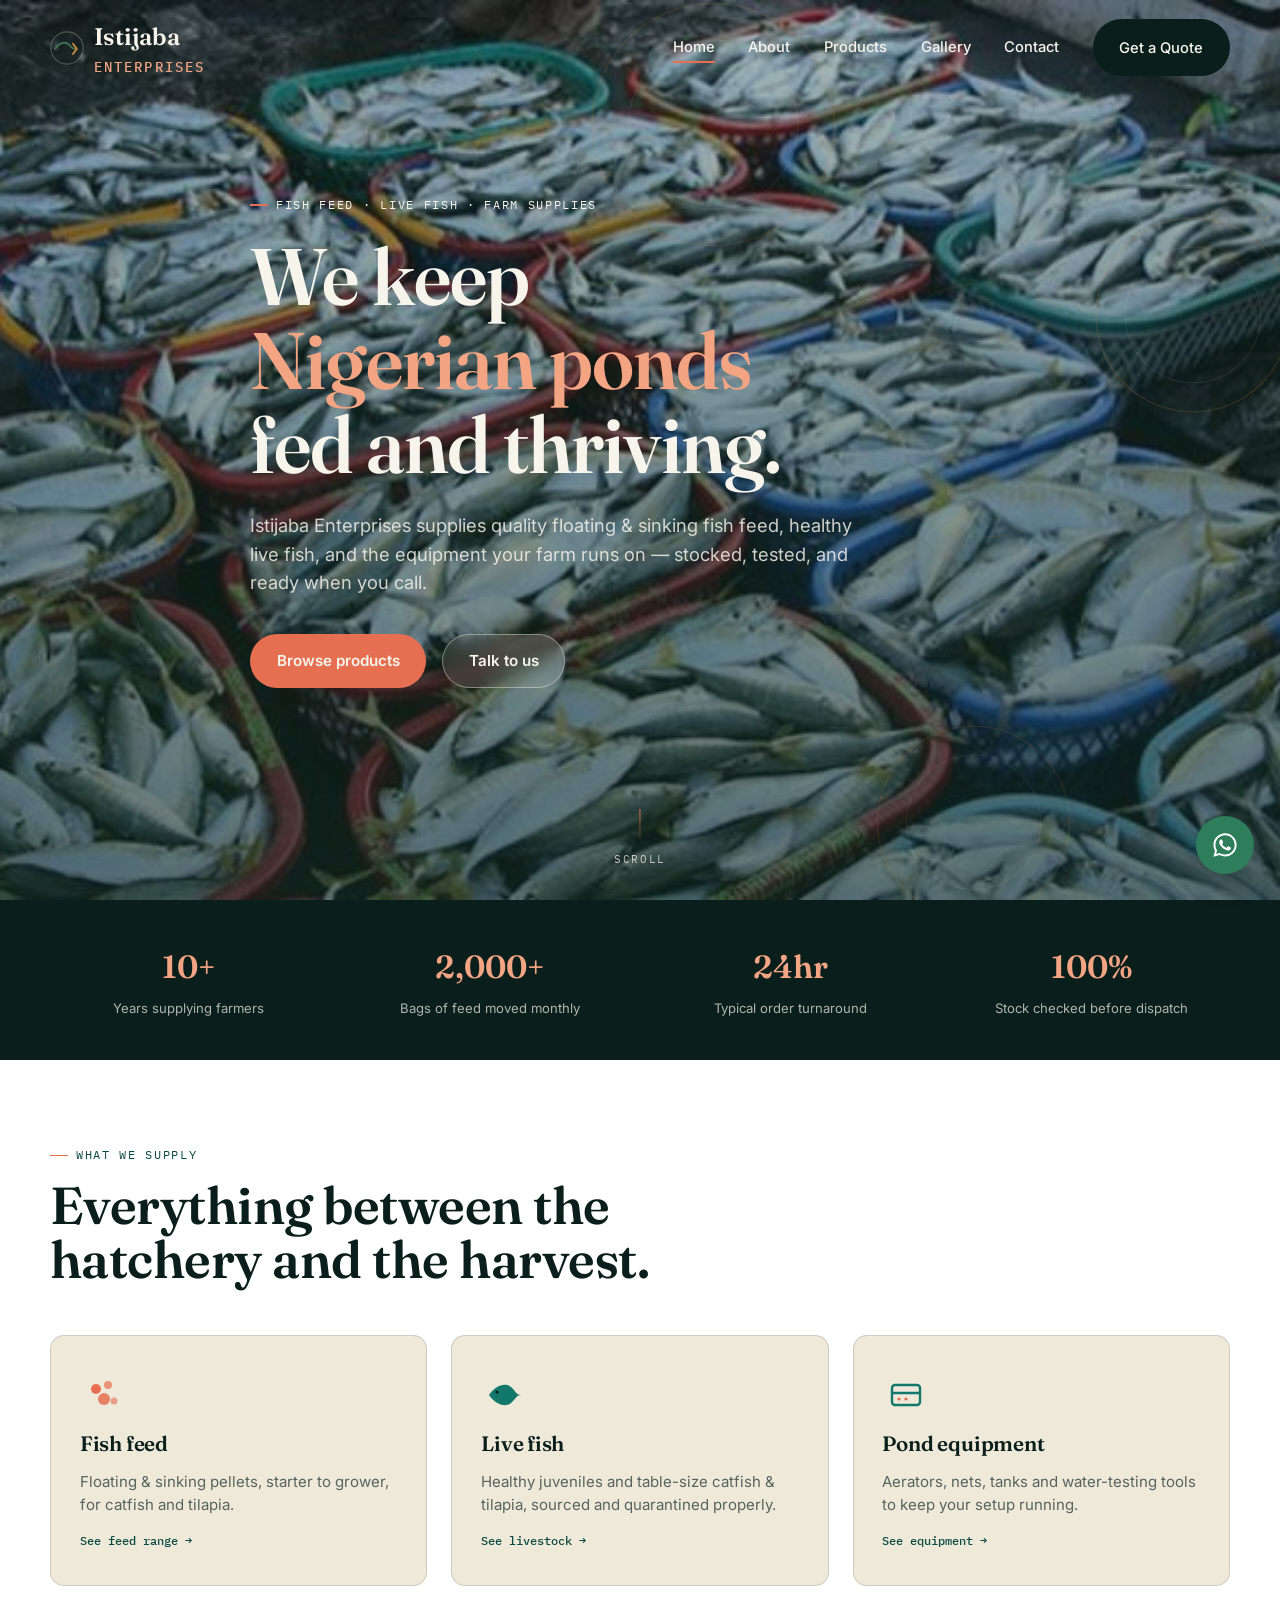
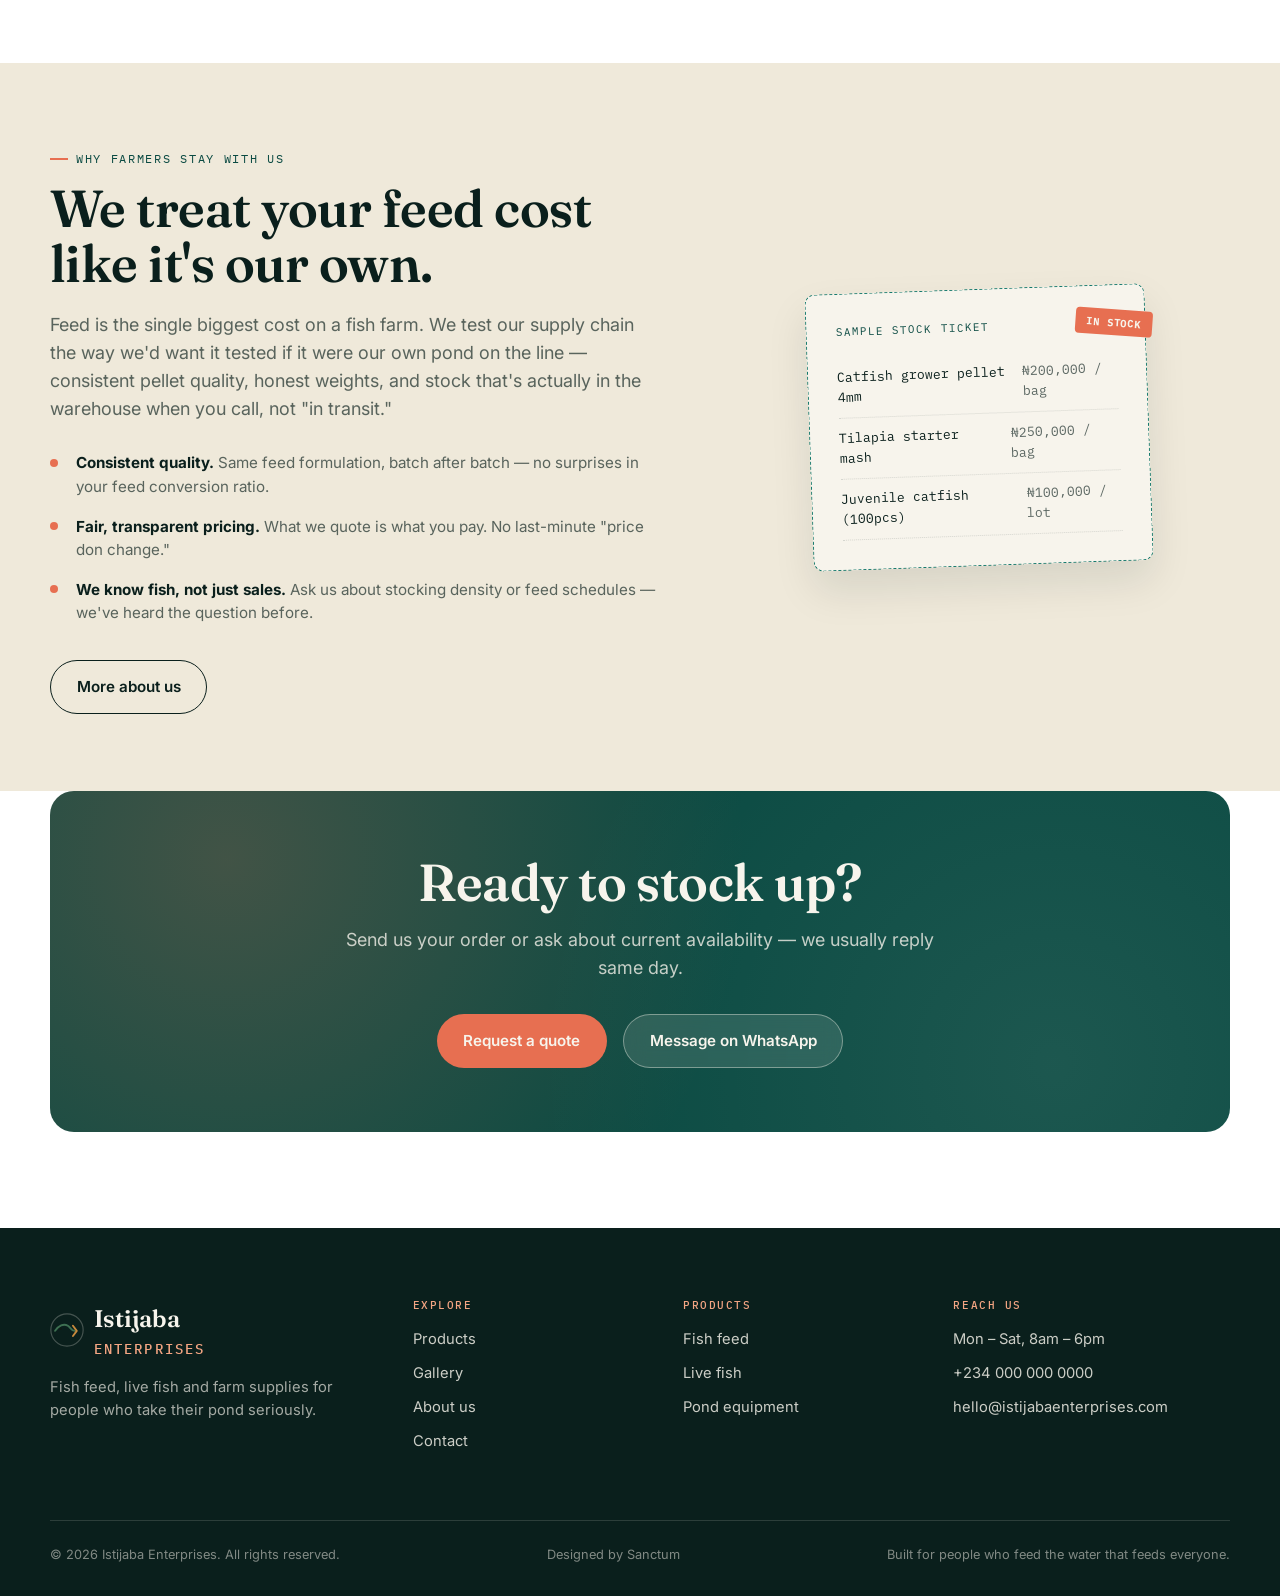
<file: index.html>
<!DOCTYPE html>
<html lang="en">
<head>
<meta charset="UTF-8">
<meta name="viewport" content="width=device-width, initial-scale=1.0">
<title>Istijaba Enterprises — Fish Feed, Live Fish &amp; Farm Supplies</title>
<meta name="description" content="Istijaba Enterprises supplies quality fish feed, live fish and pond equipment to farmers and retailers. Reliable stock, fair prices, fast turnaround.">
<link rel="preconnect" href="https://fonts.googleapis.com">
<link href="https://fonts.googleapis.com/css2?family=Fraunces:opsz,wght@9..144,500;9..144,600;9..144,700&family=Inter:wght@400;500;600;700&family=IBM+Plex+Mono:wght@400;500&display=swap" rel="stylesheet">
<link rel="stylesheet" href="css/base.css">
<link rel="stylesheet" href="css/layout.css">
<link rel="stylesheet" href="css/home.css">
</head>
<body data-page="index.html">

<div id="header-placeholder"></div>

<main id="tohh">

  <!-- ============ HERO ============ -->
  <section class="hero">
    <!-- NEW: photo layer — drop your real image path in home.css under .hero-bg background-image -->
    <div class="hero-bg"></div>
    <div class="hero-overlay"></div>
    <canvas id="rippleCanvas" class="hero-canvas" aria-hidden="true"></canvas>
    <div class="wrap hero-inner">
      <p class="eyebrow eyebrow-light reveal is-visible" style="cursor: default;">Fish feed &middot; Live fish &middot; Farm supplies</p>
      <h1 class="hero-title reveal is-visible" style="cursor: default;">
        We keep <span class="ink-highlight">Nigerian ponds</span> fed and thriving.
      </h1>
      <p class="hero-sub reveal is-visible" style="cursor: default;">
        Istijaba Enterprises supplies quality floating &amp; sinking fish feed, healthy live fish, and the equipment
        your farm runs on &mdash; stocked, tested, and ready when you call.
      </p>
      <div class="hero-actions reveal is-visible">
        <a href="products.html" class="btn btn-amber" style="width: max-content;">Browse products</a>
        <a href="contact.html" class="btn btn-glass">Talk to us</a>
      </div>
    </div>
    <div class="hero-scroll-cue" aria-hidden="true">
      <span></span>
      <p style="cursor: default;">Scroll</p>
    </div>
  </section>


  <!-- ============ STRIP: trust markers ============ -->
  <section class="trust-strip" style="cursor: default;">
    <div class="wrap trust-grid reveal-stagger">
      <div class="trust-item">
        <span class="trust-num">10+</span>
        <span class="trust-label">Years supplying farmers</span>
      </div>
      <div class="trust-item">
        <span class="trust-num">2,000+</span>
        <span class="trust-label">Bags of feed moved monthly</span>
      </div>
      <div class="trust-item">
        <span class="trust-num">24hr</span>
        <span class="trust-label">Typical order turnaround</span>
      </div>
      <div class="trust-item">
        <span class="trust-num">100%</span>
        <span class="trust-label">Stock checked before dispatch</span>
      </div>
    </div>
  </section>

  <!-- ============ WHAT WE SUPPLY ============ -->
  <section class="supply-section">
    <div class="wrap">
      <div class="section-head reveal" style="cursor: default;">
        <p class="eyebrow">What we supply</p>
        <h2>Everything between the hatchery and the harvest.</h2>
      </div>

      <div class="supply-grid reveal-stagger">
        <a href="products.html#feed" class="supply-card">
          <div class="supply-card-glow"></div>
          <div class="supply-icon">
            <svg viewBox="0 0 48 48" fill="none"><circle cx="16" cy="18" r="5" fill="#E76F51"/><circle cx="28" cy="14" r="4" fill="#E76F51" opacity="0.7"/><circle cx="24" cy="28" r="6" fill="#E76F51" opacity="0.85"/><circle cx="34" cy="30" r="3.5" fill="#E76F51" opacity="0.6"/></svg>
          </div>
          <h3>Fish feed</h3>
          <p>Floating &amp; sinking pellets, starter to grower, for catfish and tilapia.</p>
          <span class="supply-link">See feed range &rarr;</span>
        </a>
        <a href="products.html#livestock" class="supply-card">
          <div class="supply-card-glow"></div>
          <div class="supply-icon">
            <svg viewBox="0 0 48 48" fill="none"><path d="M8 24c6-9 16-13 22-8 4 3 5 8 10 8-5 0-6 5-10 8-6 5-16 1-22-8z" fill="#12786B"/><circle cx="16" cy="21" r="1.6" fill="#0A1F1C"/></svg>
          </div>
          <h3>Live fish</h3>
          <p>Healthy juveniles and table-size catfish &amp; tilapia, sourced and quarantined properly.</p>
          <span class="supply-link">See livestock &rarr;</span>
        </a>
        <a href="products.html#equipment" class="supply-card">
          <div class="supply-card-glow"></div>
          <div class="supply-icon">
            <svg viewBox="0 0 48 48" fill="none"><rect x="10" y="14" width="28" height="20" rx="3" stroke="#12786B" stroke-width="2.4"/><path d="M10 22h28" stroke="#12786B" stroke-width="2.4"/><circle cx="17" cy="28" r="1.6" fill="#E76F51"/><circle cx="24" cy="28" r="1.6" fill="#E76F51"/></svg>
          </div>
          <h3>Pond equipment</h3>
          <p>Aerators, nets, tanks and water-testing tools to keep your setup running.</p>
          <span class="supply-link">See equipment &rarr;</span>
        </a>
      </div>
    </div>
  </section>

  <!-- ============ WHY ISTIJABA ============ -->
  <section class="why-section">
    <div class="wrap why-grid">
      <div class="why-copy reveal" style="cursor: default;">
        <p class="eyebrow">Why farmers stay with us</p>
        <h2>We treat your feed cost like it's our own.</h2>
        <p class="why-lead">
          Feed is the single biggest cost on a fish farm. We test our supply chain the way we'd want it tested if it
          were our own pond on the line &mdash; consistent pellet quality, honest weights, and stock that's actually
          in the warehouse when you call, not "in transit."
        </p>
        <ul class="why-list">
          <li><strong>Consistent quality.</strong> Same feed formulation, batch after batch &mdash; no surprises in your feed conversion ratio.</li>
          <li><strong>Fair, transparent pricing.</strong> What we quote is what you pay. No last-minute "price don change."</li>
          <li><strong>We know fish, not just sales.</strong> Ask us about stocking density or feed schedules &mdash; we've heard the question before.</li>
        </ul>
        <a href="about.html" class="btn btn-outline">More about us</a>
      </div>
      <div class="why-visual reveal" aria-hidden="true">
        <div class="tag-card" style="cursor: default;">
          <span class="tag-label">Sample stock ticket</span>
          <div class="tag-row"><span>Catfish grower pellet 4mm</span><span>₦200,000 / bag</span></div>
          <div class="tag-row"><span>Tilapia starter mash</span><span>₦250,000 / bag</span></div>
          <div class="tag-row"><span>Juvenile catfish (100pcs)</span><span>₦100,000 / lot</span></div>
          <span class="tag-stamp">IN STOCK</span>
        </div>
      </div>
    </div>
  </section>

  <!-- ============ CTA BAND ============ -->
  <section class="cta-band">
    <div class="cta-band-bg" aria-hidden="true"></div>
    <div class="wrap cta-inner reveal" style="cursor: default;">
      <h2>Ready to stock up?</h2>
      <p>Send us your order or ask about current availability &mdash; we usually reply same day.</p>
      <div class="cta-actions">
        <a href="contact.html" class="btn btn-amber">Request a quote</a>
        <a href="https://wa.me/2340000000000" class="btn btn-glass" target="_blank" rel="noopener">Message on WhatsApp</a>
      </div>
    </div>
  </section>

</main>

<div id="footer-placeholder"></div>

<script src="js/ripple.js"></script>
<script src="js/partials.js"></script>
</body>
</html>
</file>
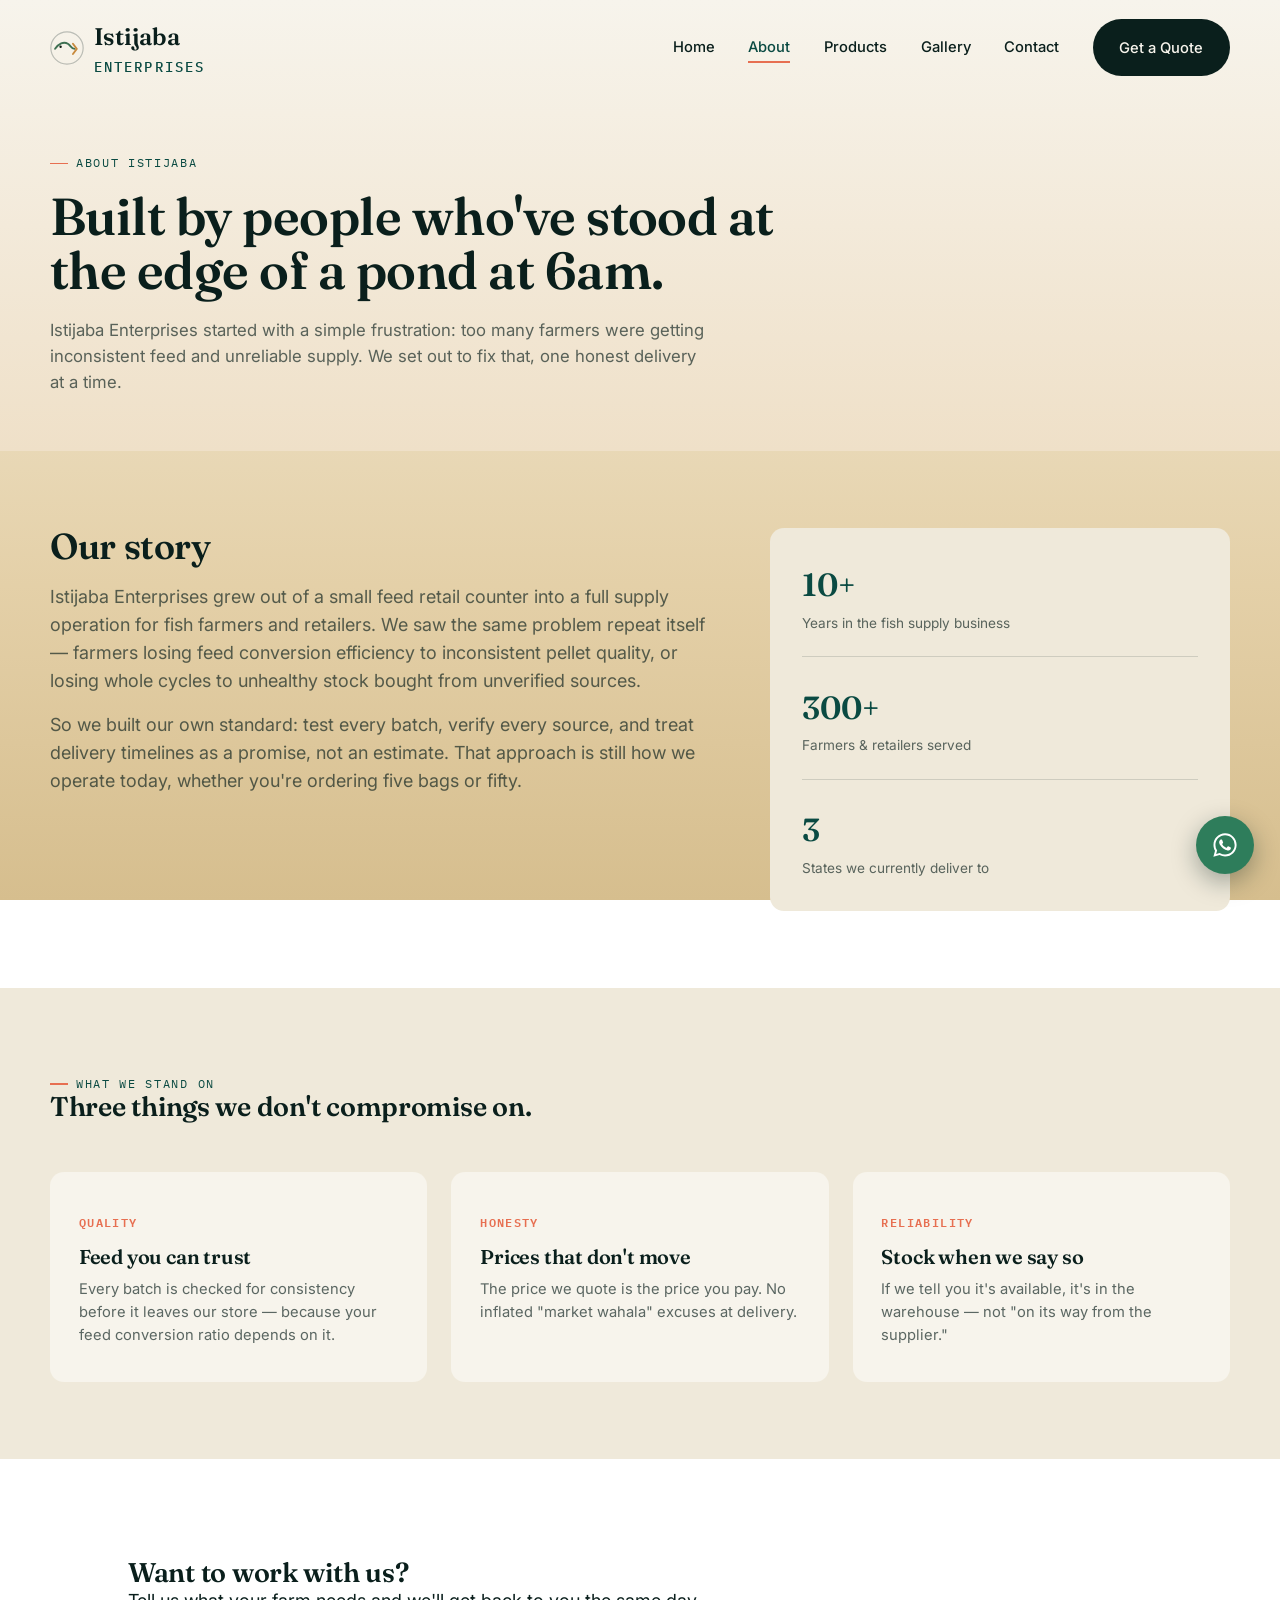
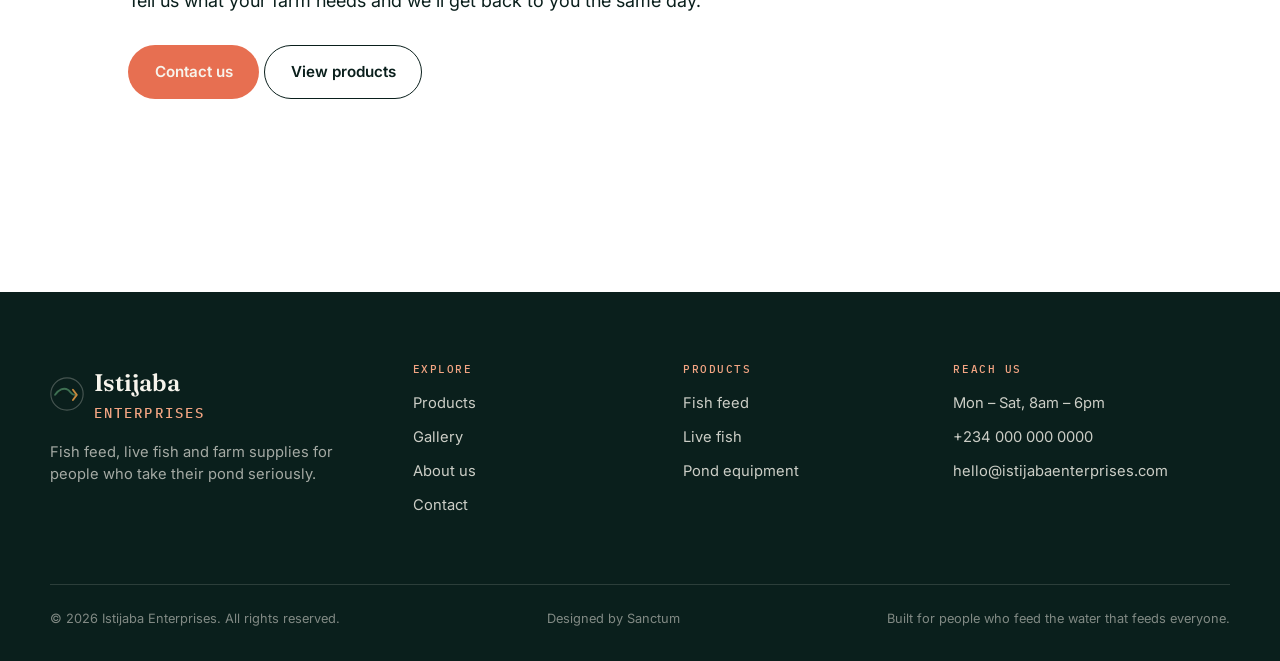
<file: about.html>
<!DOCTYPE html>
<html lang="en">
<head>
<meta charset="UTF-8">
<meta name="viewport" content="width=device-width, initial-scale=1.0">
<title>About Us — Istijaba Enterprises</title>
<meta name="description" content="Learn about Istijaba Enterprises — our story, how we source fish feed and livestock, and why farmers trust us.">
<link rel="preconnect" href="https://fonts.googleapis.com">
<link href="https://fonts.googleapis.com/css2?family=Fraunces:opsz,wght@9..144,500;9..144,600;9..144,700&family=Inter:wght@400;500;600;700&family=IBM+Plex+Mono:wght@400;500&display=swap" rel="stylesheet">
<link rel="stylesheet" href="css/base.css">
<link rel="stylesheet" href="css/layout.css">
<link rel="stylesheet" href="css/inner.css">
</head>
<body data-page="about.html">

<div id="header-placeholder"></div>

<main>

  <section class="page-hero">
    <div class="wrap" style="cursor: default;">
      <p class="eyebrow reveal is-visible" >About Istijaba</p>
      <h1 class="page-hero-title reveal is-visible">Built by people who've stood at the edge of a pond at 6am.</h1>
      <p class="page-hero-sub reveal is-visible">
        Istijaba Enterprises started with a simple frustration: too many farmers were getting inconsistent feed and
        unreliable supply. We set out to fix that, one honest delivery at a time.
      </p>
    </div>
  </section>

  <section class="story-section" style="cursor: default;">
    <div class="wrap story-grid">
      <div class="story-copy reveal">
        <h2>Our story</h2>
        <p>
          Istijaba Enterprises grew out of a small feed retail counter into a full supply operation for fish
          farmers and retailers. We saw the same problem repeat itself &mdash; farmers losing feed conversion
          efficiency to inconsistent pellet quality, or losing whole cycles to unhealthy stock bought from
          unverified sources.
        </p>
        <p>
          So we built our own standard: test every batch, verify every source, and treat delivery timelines as a
          promise, not an estimate. That approach is still how we operate today, whether you're ordering five bags
          or fifty.
        </p>
      </div>
      <div class="story-stats reveal">
        <div class="stat-block">
          <span class="stat-num">10+</span>
          <span class="stat-label">Years in the fish supply business</span>
        </div>
        <div class="stat-block">
          <span class="stat-num">300+</span>
          <span class="stat-label">Farmers &amp; retailers served</span>
        </div>
        <div class="stat-block">
          <span class="stat-num">3</span>
          <span class="stat-label">States we currently deliver to</span>
        </div>
      </div>
    </div>
  </section>

  <section class="values-section" style="cursor: default;">
    <div class="wrap">
      <div class="section-head reveal">
        <p class="eyebrow">What we stand on</p>
        <h2>Three things we don't compromise on.</h2>
      </div>
      <div class="values-grid reveal-stagger" style="margin-top: 50px;">
        <div class="value-card">
          <span class="value-index">Quality</span>
          <h3>Feed you can trust</h3>
          <p>Every batch is checked for consistency before it leaves our store &mdash; because your feed conversion ratio depends on it.</p>
        </div>
        <div class="value-card">
          <span class="value-index">Honesty</span>
          <h3>Prices that don't move</h3>
          <p>The price we quote is the price you pay. No inflated "market wahala" excuses at delivery.</p>
        </div>
        <div class="value-card">
          <span class="value-index">Reliability</span>
          <h3>Stock when we say so</h3>
          <p>If we tell you it's available, it's in the warehouse &mdash; not "on its way from the supplier."</p>
        </div>
      </div>
    </div>
  </section>

  <section class="cta-band-wrap">
    <div class="cta-band reveal" style="margin-top: 100px;">
      <div class="cta-inner" style="margin-left: 10%; cursor: default;">
        <h2>Want to work with us?</h2>
        <p>Tell us what your farm needs and we'll get back to you the same day.</p>
        <div class="cta-actions" style="margin-top: 30px;">
          <a href="contact.html" class="btn btn-amber" style="margin-bottom: 20px;">Contact us</a>
          <a href="products.html" class="btn btn-outline cta-outline">View products</a>
        </div>
      </div>
    </div>
  </section>

</main>

<div id="footer-placeholder"></div>

<script src="js/partials.js"></script>
</body>
</html>
</file>
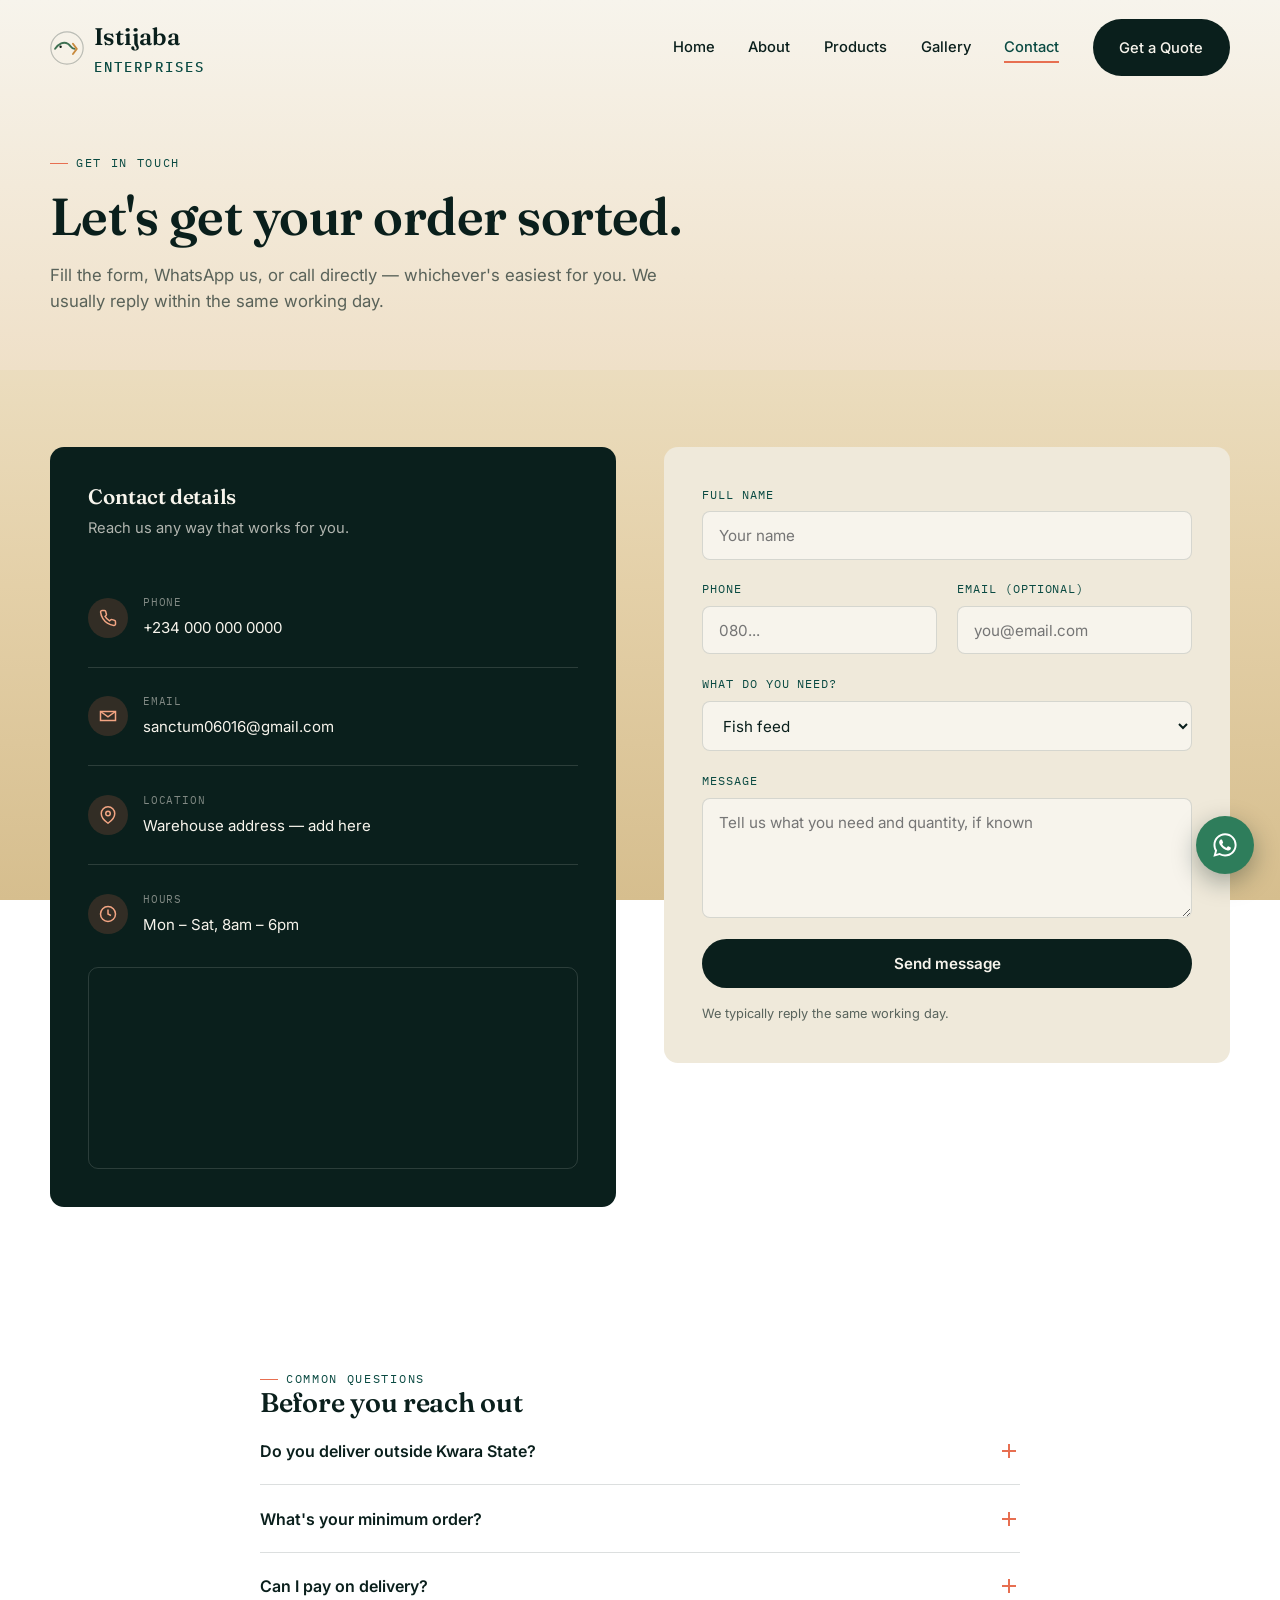
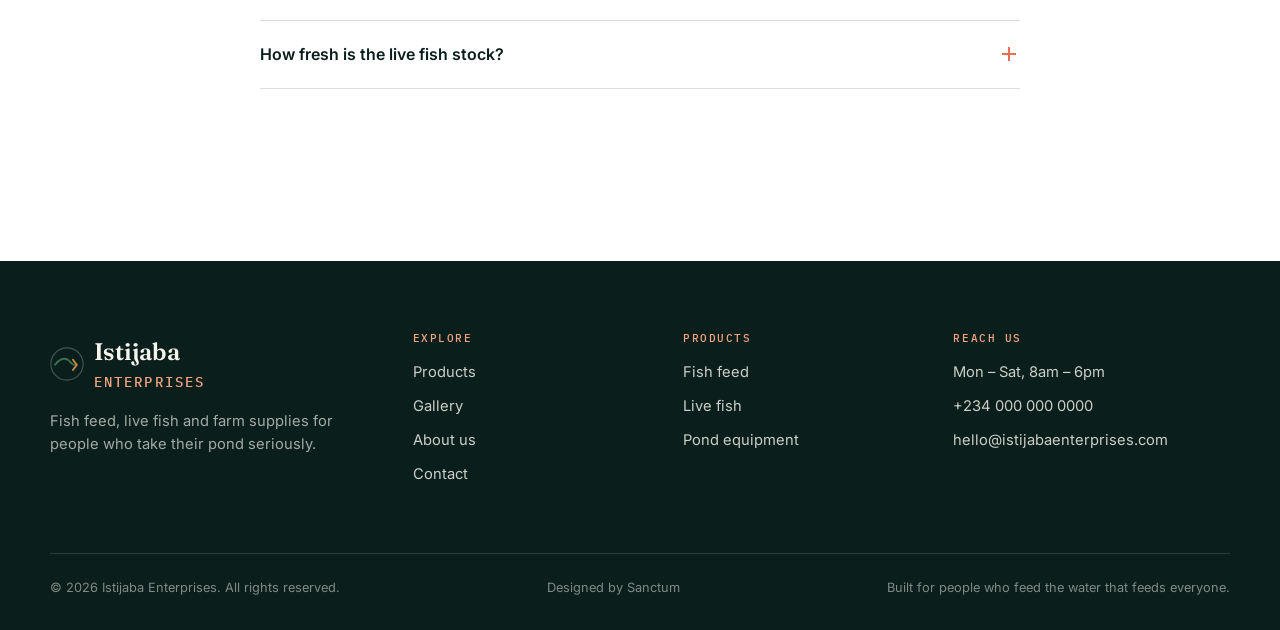
<file: contact.html>
<!DOCTYPE html>
<html lang="en">
<head>
<meta charset="UTF-8">
<meta name="viewport" content="width=device-width, initial-scale=1.0">
<title>Contact — Istijaba Enterprises</title>
<meta name="description" content="Get in touch with Istijaba Enterprises to order fish feed, live fish or equipment, or ask a question.">
<link rel="preconnect" href="https://fonts.googleapis.com">
<link href="https://fonts.googleapis.com/css2?family=Fraunces:opsz,wght@9..144,500;9..144,600;9..144,700&family=Inter:wght@400;500;600;700&family=IBM+Plex+Mono:wght@400;500&display=swap" rel="stylesheet">
<link rel="stylesheet" href="css/base.css">
<link rel="stylesheet" href="css/layout.css">
<link rel="stylesheet" href="css/inner.css">
</head>
<body data-page="contact.html">

<div id="header-placeholder"></div>

<main>

  <section class="page-hero">
    <div class="wrap" style="cursor: default;">
      <p class="eyebrow reveal is-visible">Get in touch</p>
      <h1 class="page-hero-title reveal is-visible">Let's get your order sorted.</h1>
      <p class="page-hero-sub reveal is-visible">
        Fill the form, WhatsApp us, or call directly &mdash; whichever's easiest for you. We usually reply within
        the same working day.
      </p>
    </div>
  </section>

  <section>
    <div class="wrap contact-grid">

      <div class="contact-info-card reveal" style="cursor: default;">
        <h3>Contact details</h3>
        <p>Reach us any way that works for you.</p>

        <div class="contact-method">
          <div class="contact-method-icon">
            <svg viewBox="0 0 24 24" fill="none" stroke="currentColor" stroke-width="2"><path d="M22 16.92v3a2 2 0 0 1-2.18 2 19.79 19.79 0 0 1-8.63-3.07 19.5 19.5 0 0 1-6-6 19.79 19.79 0 0 1-3.07-8.67A2 2 0 0 1 4.11 2h3a2 2 0 0 1 2 1.72c.127.96.361 1.903.7 2.81a2 2 0 0 1-.45 2.11L8.09 9.91a16 16 0 0 0 6 6l1.27-1.27a2 2 0 0 1 2.11-.45c.907.339 1.85.573 2.81.7A2 2 0 0 1 22 16.92z"/></svg>
          </div>
          <div>
            <span class="label">Phone</span>
            <a href="tel:+2340000000000" >+234 000 000 0000</a>
          </div>
        </div>

        <div class="contact-method">
          <div class="contact-method-icon">
            <svg viewBox="0 0 24 24" fill="none" stroke="currentColor" stroke-width="2"><path d="M22 6l-10 7L2 6"/><path d="M2 6h20v12H2z"/></svg>
          </div>
          <div>
            <span class="label">Email</span>
            <a href="mailto:sanctum06016@gmail.com">sanctum06016@gmail.com</a>
          </div>
        </div>

        <div class="contact-method">
          <div class="contact-method-icon">
            <svg viewBox="0 0 24 24" fill="none" stroke="currentColor" stroke-width="2"><path d="M21 10c0 7-9 13-9 13s-9-6-9-13a9 9 0 0 1 18 0z"/><circle cx="12" cy="10" r="3"/></svg>
          </div>
          <div>
            <span class="label">Location</span>
            <span>Warehouse address &mdash; add here</span>
          </div>
        </div>

        <div class="contact-method">
          <div class="contact-method-icon">
            <svg viewBox="0 0 24 24" fill="none" stroke="currentColor" stroke-width="2"><circle cx="12" cy="12" r="10"/><path d="M12 6v6l4 2"/></svg>
          </div>
          <div>
            <span class="label">Hours</span>
            <span>Mon &ndash; Sat, 8am &ndash; 6pm</span>
          </div>
        </div>

        <div class="map-embed">
          <iframe
            src="https://www.google.com/maps?q=Lagos,Nigeria&output=embed"
            loading="lazy"
            referrerpolicy="no-referrer-when-downgrade"
            title="Map location"></iframe>
        </div>
      </div>

      <form class="contact-form reveal" id="contactForm">
        <input type="hidden" name="redirect" value="https://istijaba.netlify.app//thank-you.html">
        <input type="hidden" name="access_key" value="f5420d7a-136f-4112-89ee-21f525efa6b3">
        <input type="hidden" name="subject" value="New enquiry from Istijaba website">
        <input type="checkbox" name="botcheck" style="display:none">        <div class="form-row">
          <label for="name">Full name</label>
          <input type="text" id="name" name="name" required placeholder="Your name">
        </div>
        <div class="form-two-col">
          <div class="form-row">
            <label for="phone">Phone</label>
            <input type="tel" id="phone" name="phone" required placeholder="080...">
          </div>
          <div class="form-row">
            <label for="email">Email (optional)</label>
            <input type="email" id="email" name="email" placeholder="you@email.com">
          </div>
        </div>
        <div class="form-row">
          <label for="interest">What do you need?</label>
          <select id="interest" name="interest" required>
            <option>Fish feed</option>
            <option>Live fish</option>
            <option>Pond equipment</option>
            <option>Not sure yet</option>
          </select>
        </div>
        <div class="form-row">
          <label for="message">Message</label>
          <textarea id="message" name="message" required placeholder="Tell us what you need and quantity, if known"></textarea>
        </div>
        <!-- <div class="h-captcha" data-captcha="true"></div> -->
        <div class="form-submit-row">
          <button type="submit" class="btn btn-primary" style="width: 100%;">Send message</button>
          <span class="form-note" style="cursor: default;">We typically reply the same working day.</span>
        </div>
        <div class="form-status" id="formStatus"></div>
      </form>

    </div>
  </section>

  <!-- ============ FAQ ============ -->
  <section>
    <div class="wrap" style="max-width: 760px;">
      <div class="section-head reveal" style="cursor: default;">
        <p class="eyebrow">Common questions</p>
        <h2>Before you reach out</h2>
      </div>
      <div class="faq-list reveal">

        <div class="faq-item">
          <button class="faq-question">
            <span>Do you deliver outside Kwara State?</span>
            <span class="faq-icon"></span>
          </button>
          <div class="faq-answer" style="cursor: default;"><p>Yes, we currently deliver to select locations beyond Kwara State &mdash; message us your location and we'll confirm delivery timing and cost.</p></div>
        </div>

        <div class="faq-item">
          <button class="faq-question">
            <span>What's your minimum order?</span>
            <span class="faq-icon"></span>
          </button>
          <div class="faq-answer" style="cursor: default;"><p>There's no strict minimum for feed, though bulk orders get better pricing. For live fish, orders are typically per lot &mdash; ask us for current lot sizes.</p></div>
        </div>

        <div class="faq-item">
          <button class="faq-question">
            <span>Can I pay on delivery?</span>
            <span class="faq-icon"></span>
          </button>
          <div class="faq-answer" style="cursor: default;"><p>Payment terms depend on order size and delivery location &mdash; we'll confirm the available options when you reach out.</p></div>
        </div>

        <div class="faq-item">
          <button class="faq-question">
            <span>How fresh is the live fish stock?</span>
            <span class="faq-icon"></span>
          </button>
          <div class="faq-answer" style="cursor: default;"><p>All live fish are sourced and quarantine-checked before we accept them into stock, and we can confirm current batch details when you order.</p></div>
        </div>

      </div>
    </div>
  </section>

</main>

<div id="footer-placeholder"></div>

<script src="js/partials.js"></script>
<script src="js/contact.js"></script>
<script src="https://web3forms.com/client/script.js" async defer></script>
</body>
</html>
</file>
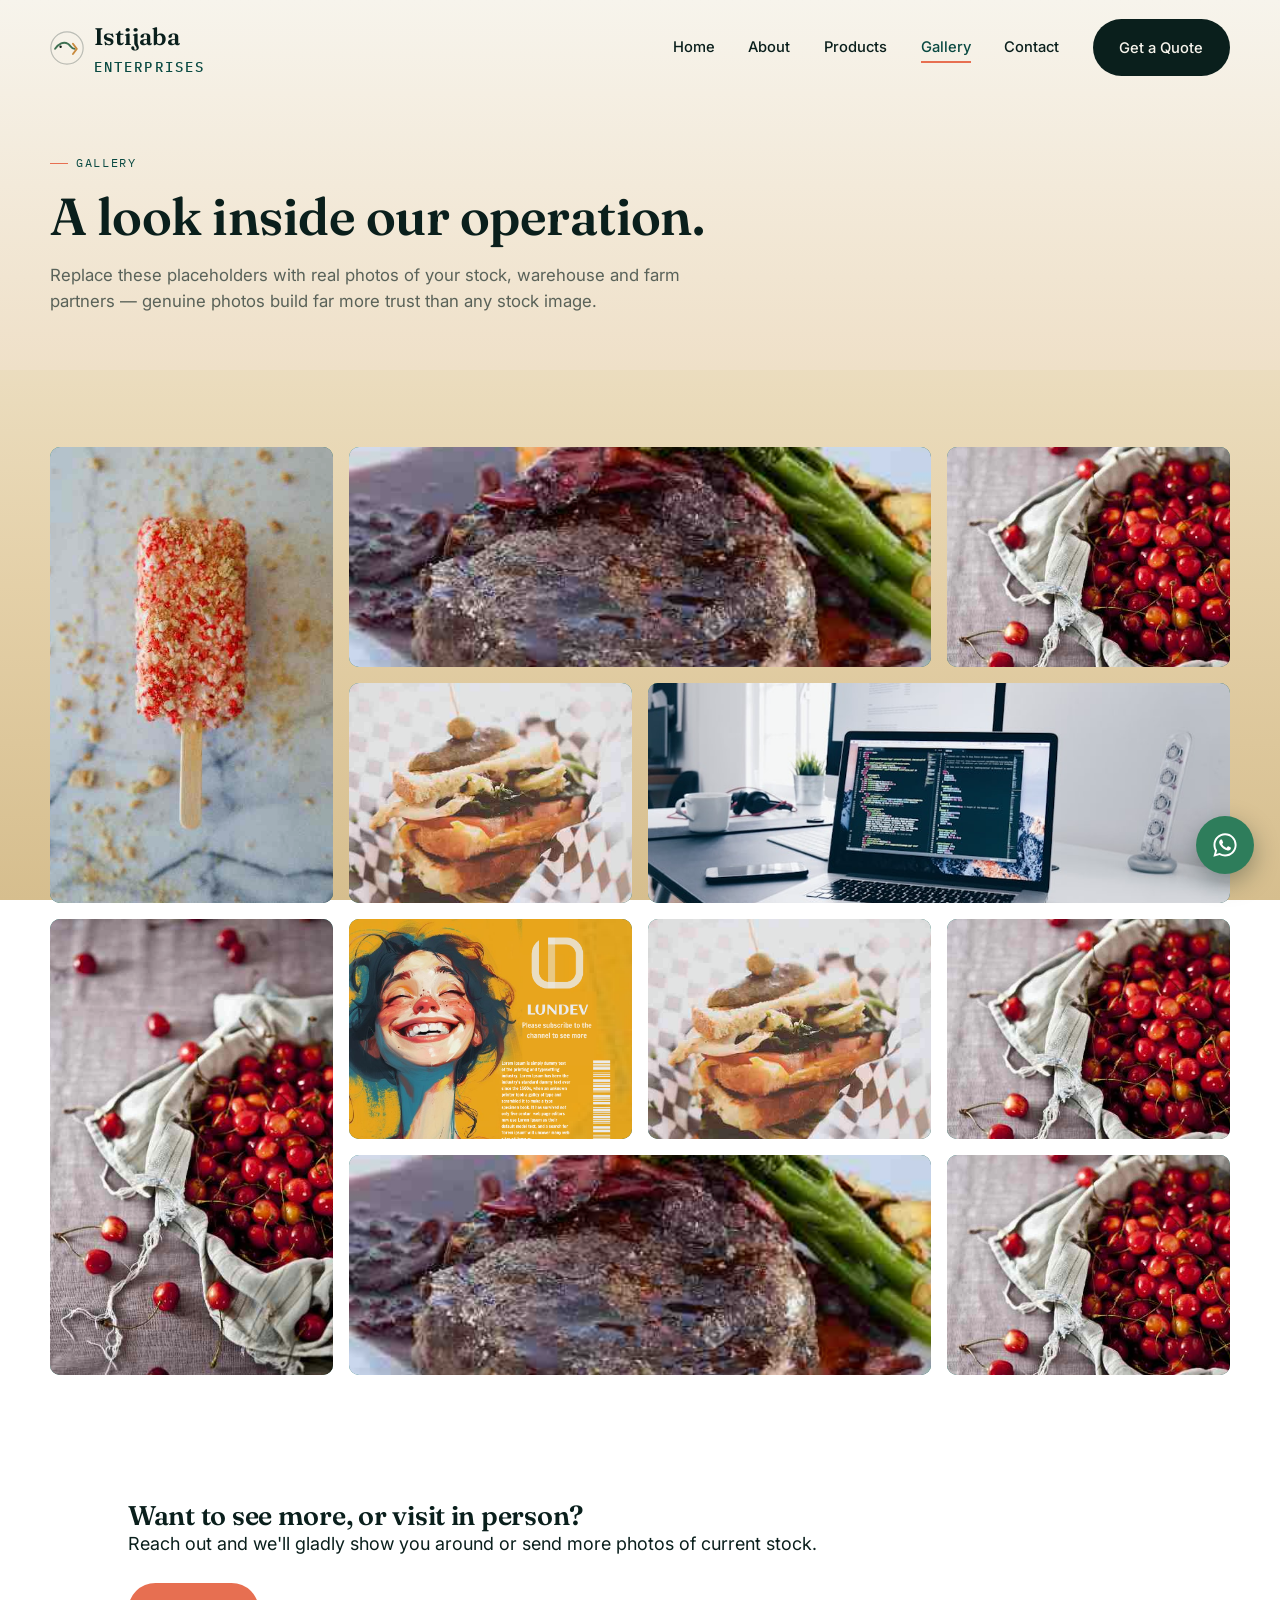
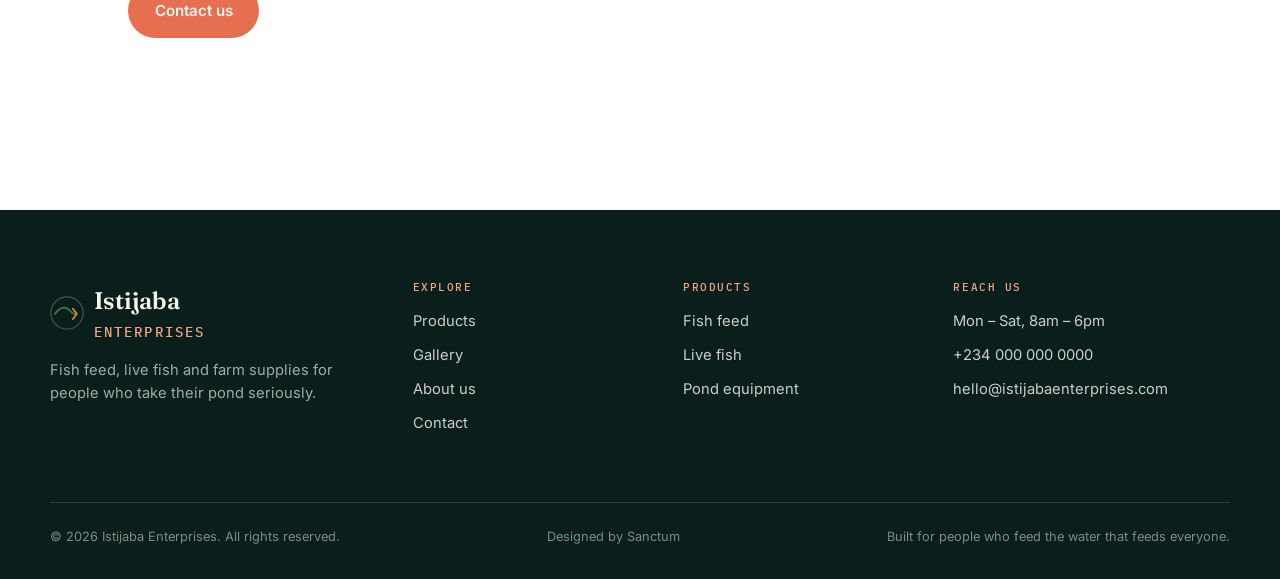
<file: gallery.html>
<!DOCTYPE html>
<html lang="en">
<head>
<meta charset="UTF-8">
<meta name="viewport" content="width=device-width, initial-scale=1.0">
<title>Gallery — Istijaba Enterprises</title>
<meta name="description" content="A look at Istijaba Enterprises' stock, farm partners and operations.">
<link rel="preconnect" href="https://fonts.googleapis.com">
<link href="https://fonts.googleapis.com/css2?family=Fraunces:opsz,wght@9..144,500;9..144,600;9..144,700&family=Inter:wght@400;500;600;700&family=IBM+Plex+Mono:wght@400;500&display=swap" rel="stylesheet">
<link rel="stylesheet" href="css/base.css">
<link rel="stylesheet" href="css/layout.css">
<link rel="stylesheet" href="css/inner.css">
</head>
<body data-page="gallery.html">

<div id="header-placeholder"></div>

<main>

  <section class="page-hero">
    <div class="wrap" style="cursor: default;">
      <p class="eyebrow reveal is-visible">Gallery</p>
      <h1 class="page-hero-title reveal is-visible">A look inside our operation.</h1>
      <p class="page-hero-sub reveal is-visible">
        Replace these placeholders with real photos of your stock, warehouse and farm partners &mdash;
        genuine photos build far more trust than any stock image.
      </p>
    </div>
  </section>

  <section>
    <div class="wrap">
      <div class="gallery-grid reveal-stagger">

        <div class="gallery-item tall">
   <img src="img/popsicle.jpg" alt=" Warehouse stock" >
                 <div class="gallery-caption" >Warehouse stock &mdash; feed bags ready for dispatch</div>
        </div>

        <div class="gallery-item wide">
          <img src="img/steak.jpg" alt="Feed batch quality" >
          <div class="gallery-caption">Feed batch quality check in progress</div>
        </div>

        <div class="gallery-item">
          <img src="img/cherries.jpg" alt="Aerators & equipment" >
          <div class="gallery-caption">Aerators &amp; equipment on display</div>
        </div>

        <div class="gallery-item">
          <img src="img/sandwich.jpg" alt="Tilapia fingerlings" >
          <div class="gallery-caption">Tilapia fingerlings ready for stocking</div>
        </div>

        <div class="gallery-item wide">
          <img src="img/photo-1498050108023-c5249f4df085.jpeg" alt="Delivery van" >
          <div class="gallery-caption">Delivery van loaded for a farm run</div>
        </div>

        <div class="gallery-item tall">
          <img src="img/cherries.jpg" alt="Water testing" >
          <div class="gallery-caption">Water testing at a partner farm</div>
        </div>

        <div class="gallery-item">
          <img src="img/bg2.png" alt="Pond setup" >
          <div class="gallery-caption">Pond setup, ready for stocking</div>
        </div>

        <div class="gallery-item">
          <img src="img/sandwich.jpg" alt="Harvest day" >
          <div class="gallery-caption">Harvest day at a partner farm</div>
        </div>

        <div class="gallery-item">
          <img src="img/cherries.jpg" alt="Aerators & equipment" >
          <div class="gallery-caption">Aerators &amp; equipment on display</div>
        </div>


        <div class="gallery-item wide">
          <img src="img/steak.jpg" alt="Feed batch quality" >
          <div class="gallery-caption">Feed batch quality check in progress</div>
        </div>

        <div class="gallery-item">
          <img src="img/cherries.jpg" alt="Aerators & equipment" >
          <div class="gallery-caption">Aerators &amp; equipment on display</div>
        </div>
        

      </div>
    </div>
  </section>

  <section class="cta-band-wrap">
    <div class="cta-band reveal">
      <div class="cta-inner" style="cursor: default; margin-left: 10%; margin-top: 50px;">
        <h2>Want to see more, or visit in person?</h2>
        <p>Reach out and we'll gladly show you around or send more photos of current stock.</p>
        <div class="cta-actions">
          <a href="contact.html" class="btn btn-amber" style="margin-top: 25px;">Contact us</a>
        </div>
      </div>
    </div>
  </section>

</main>

<div id="footer-placeholder"></div>

<script src="js/partials.js"></script>
</body>
</html>
</file>
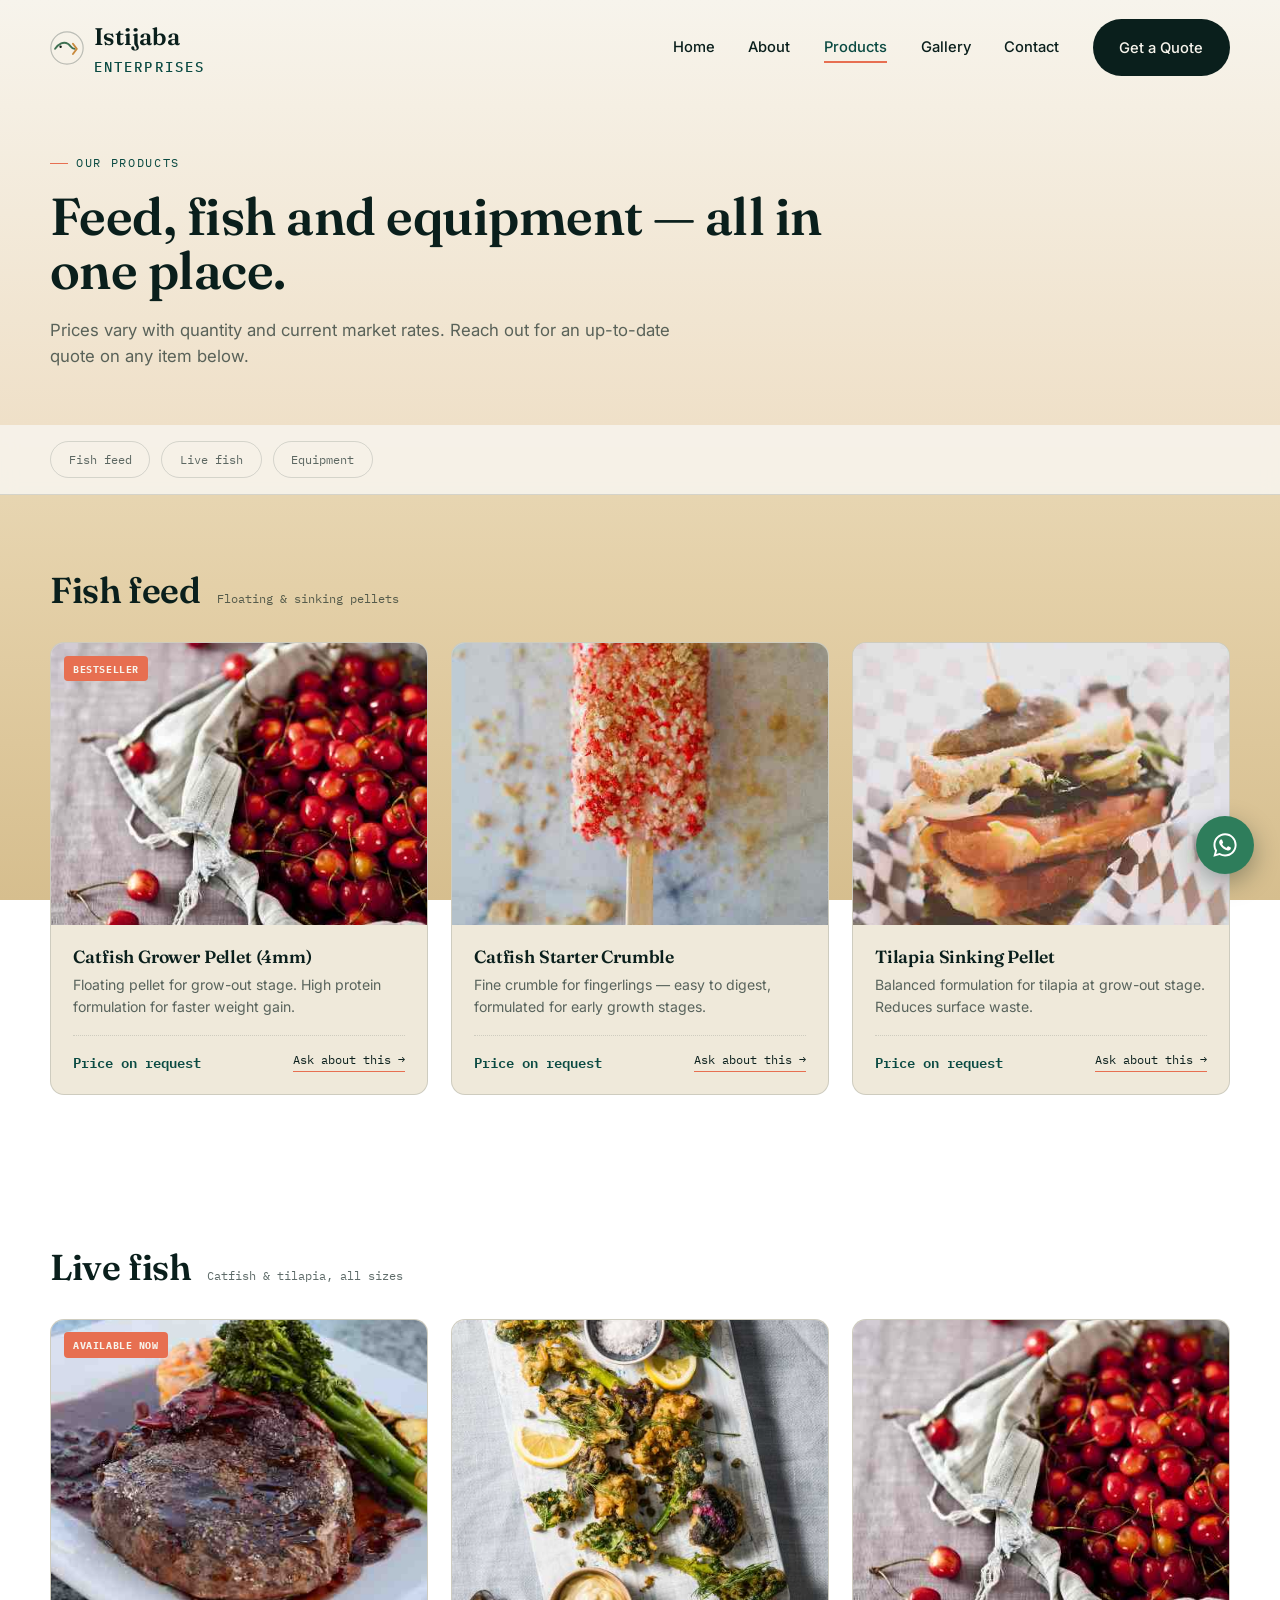
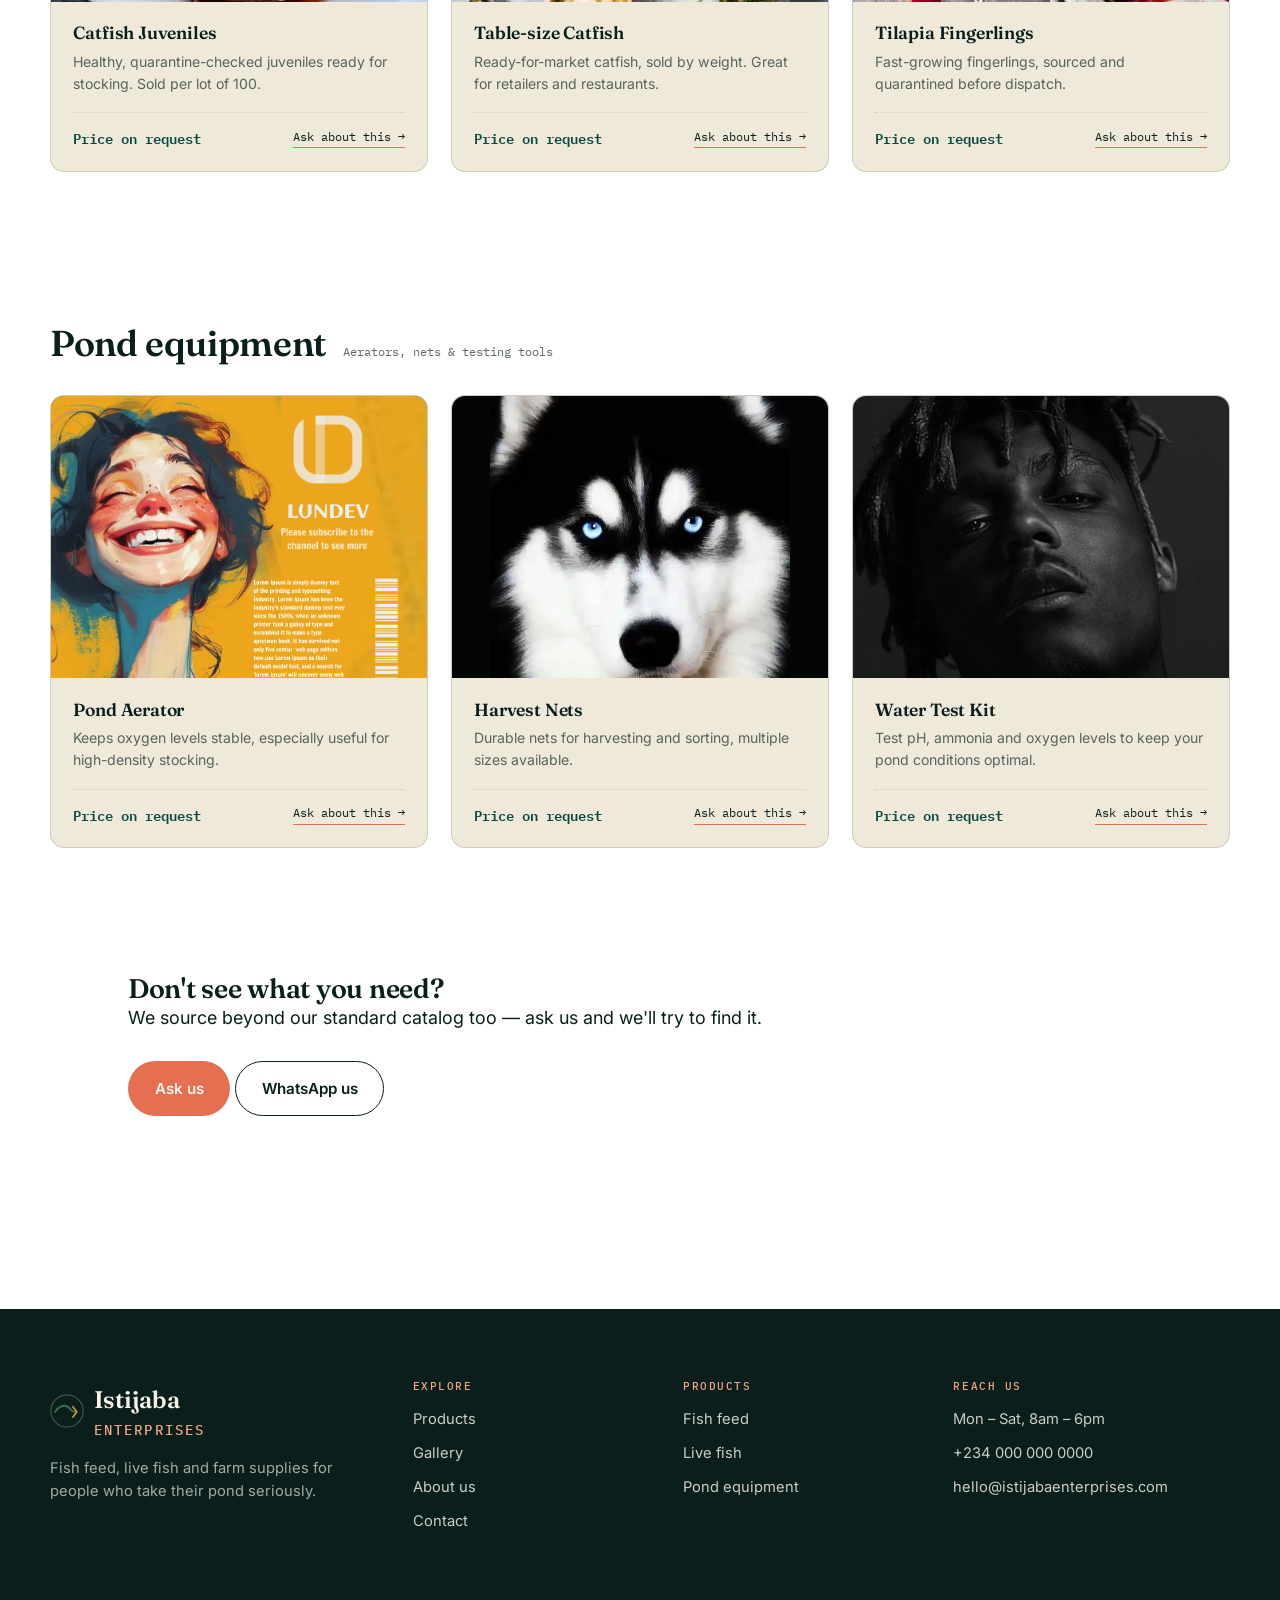
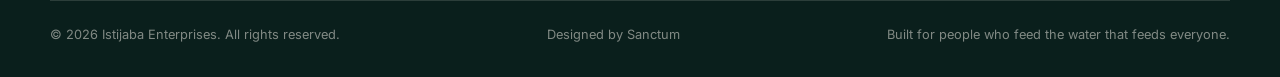
<file: products.html>
<!DOCTYPE html>
<html lang="en">
<head>
<meta charset="UTF-8">
<meta name="viewport" content="width=device-width, initial-scale=1.0">
<title>Products — Istijaba Enterprises</title>
<meta name="description" content="Browse fish feed, live fish and pond equipment from Istijaba Enterprises.">
<link rel="preconnect" href="https://fonts.googleapis.com">
<link href="https://fonts.googleapis.com/css2?family=Fraunces:opsz,wght@9..144,500;9..144,600;9..144,700&family=Inter:wght@400;500;600;700&family=IBM+Plex+Mono:wght@400;500&display=swap" rel="stylesheet">
<link rel="stylesheet" href="css/base.css">
<link rel="stylesheet" href="css/layout.css">
<link rel="stylesheet" href="css/inner.css">
</head>
<body data-page="products.html">

<div id="header-placeholder"></div>

<main>

  <section class="page-hero" style="cursor: default;">
    <div class="wrap">
      <p class="eyebrow reveal is-visible">Our products</p>
      <h1 class="page-hero-title reveal is-visible">Feed, fish and equipment — all in one place.</h1>
      <p class="page-hero-sub reveal is-visible">
        Prices vary with quantity and current market rates. Reach out for an up-to-date quote on any item below.
      </p>
    </div>
  </section>

  <div class="filter-bar">
    <div class="wrap filter-list">
      <a href="#feed" class="filter-chip">Fish feed</a>
      <a href="#livestock" class="filter-chip">Live fish</a>
      <a href="#equipment" class="filter-chip">Equipment</a>
    </div>
  </div>

  <!-- ============ FEED ============ -->
  <section class="category-block" id="feed" style="cursor: default;">
    <div class="wrap">
      <div class="category-heading reveal">
        <h2>Fish feed</h2>
        <span>Floating &amp; sinking pellets</span>
      </div>
      <div class="product-grid reveal-stagger">

        <div class="product-card">
          <div class="product-media">
            <span class="product-tag">Bestseller</span>
           <img src="img/cherries.jpg" alt="Catfish Grower Pellet"></div>
          <div class="product-body">
            <h3>Catfish Grower Pellet (4mm)</h3>
            <p>Floating pellet for grow-out stage. High protein formulation for faster weight gain.</p>
            <div class="product-footer">
              <span class="product-price">Price on request</span>
              <a href="contact.html" class="product-cta">Ask about this &rarr;</a>
            </div>
          </div>
        </div>

        <div class="product-card">
          <div class="product-media">
           <img src="img/popsicle.jpg" alt="Catfish Starter Crumble"></div>
          <div class="product-body">
            <h3>Catfish Starter Crumble</h3>
            <p>Fine crumble for fingerlings &mdash; easy to digest, formulated for early growth stages.</p>
            <div class="product-footer">
              <span class="product-price">Price on request</span>
              <a href="contact.html" class="product-cta">Ask about this &rarr;</a>
            </div>
          </div>
        </div>

        <div class="product-card">
          <div class="product-media">
           <img src="img/sandwich.jpg" alt="Tilapia Sinking Pellet"></div>
          <div class="product-body">
            <h3>Tilapia Sinking Pellet</h3>
            <p>Balanced formulation for tilapia at grow-out stage. Reduces surface waste.</p>
            <div class="product-footer">
              <span class="product-price">Price on request</span>
              <a href="contact.html" class="product-cta">Ask about this &rarr;</a>
            </div>
          </div>
        </div>

      </div>
    </div>
  </section>

  <!-- ============ LIVESTOCK ============ -->
  <section class="category-block" id="livestock" style="cursor: default;">
    <div class="wrap">
      <div class="category-heading reveal">
        <h2>Live fish</h2>
        <span>Catfish &amp; tilapia, all sizes</span>
      </div>
      <div class="product-grid reveal-stagger">

        <div class="product-card">
          <div class="product-media">
            <span class="product-tag">Available now</span>
            <img src="img/steak.jpg" alt="Catfish Juveniles"> </div>
          <div class="product-body">
            <h3>Catfish Juveniles</h3>
            <p>Healthy, quarantine-checked juveniles ready for stocking. Sold per lot of 100.</p>
            <div class="product-footer">
              <span class="product-price">Price on request</span>
              <a href="contact.html" class="product-cta">Ask about this &rarr;</a>
            </div>
          </div>
        </div>

        <div class="product-card">
          <div class="product-media">
            <img src="img/tablesetting.jpg" alt="Table-size Catfish"></div>
          <div class="product-body">
            <h3>Table-size Catfish</h3>
            <p>Ready-for-market catfish, sold by weight. Great for retailers and restaurants.</p>
            <div class="product-footer">
              <span class="product-price">Price on request</span>
              <a href="contact.html" class="product-cta">Ask about this &rarr;</a>
            </div>
          </div>
        </div>

        <div class="product-card">
          <div class="product-media">
           <img src="img/cherries.jpg" alt="Tilapia Fingerlings"></div>
          <div class="product-body">
            <h3>Tilapia Fingerlings</h3>
            <p>Fast-growing fingerlings, sourced and quarantined before dispatch.</p>
            <div class="product-footer">
              <span class="product-price">Price on request</span>
              <a href="contact.html" class="product-cta">Ask about this &rarr;</a>
            </div>
          </div>
        </div>

      </div>
    </div>
  </section>

  <!-- ============ EQUIPMENT ============ -->
  <section class="category-block" id="equipment" style="cursor: default;">
    <div class="wrap">
      <div class="category-heading reveal">
        <h2>Pond equipment</h2>
        <span>Aerators, nets &amp; testing tools</span>
      </div>
      <div class="product-grid reveal-stagger">

        <div class="product-card">
          <div class="product-media">
           <img src="img/bg2.png" alt="Pond Aerator"></div>
          <div class="product-body">
            <h3>Pond Aerator</h3>
            <p>Keeps oxygen levels stable, especially useful for high-density stocking.</p>
            <div class="product-footer">
              <span class="product-price">Price on request</span>
              <a href="contact.html" class="product-cta">Ask about this &rarr;</a>
            </div>
          </div>
        </div>

        <div class="product-card">
          <div class="product-media">
            <img src="img/Screenshot_2023-04-21-23-19-09.png" alt="Harvest Nets"></div>
          <div class="product-body">
            <h3>Harvest Nets</h3>
            <p>Durable nets for harvesting and sorting, multiple sizes available.</p>
            <div class="product-footer">
              <span class="product-price">Price on request</span>
              <a href="contact.html" class="product-cta">Ask about this &rarr;</a>
            </div>
          </div>
        </div>

        <div class="product-card">
          <div class="product-media">
            <img src="img/Screenshot_2024-01-19-16-35-28.png" alt="Water Test Kit"> </div>
          <div class="product-body">
            <h3>Water Test Kit</h3>
            <p>Test pH, ammonia and oxygen levels to keep your pond conditions optimal.</p>
            <div class="product-footer">
              <span class="product-price">Price on request</span>
              <a href="contact.html" class="product-cta">Ask about this &rarr;</a>
            </div>
          </div>
        </div>

      </div>
    </div>
  </section>

  <section class="cta-band-wrap" style="cursor: default;">
    <div class="cta-band reveal" style="margin-top: 50px;">
      <div class="cta-inner" style="margin-left: 10%;">
        <h2>Don't see what you need?</h2>
        <p>We source beyond our standard catalog too &mdash; ask us and we'll try to find it.</p>
        <div class="cta-actions" style="margin-top: 30px;">
          <a href="contact.html" class="btn btn-amber" style="margin-bottom: 20px;">Ask us</a>
          <a href="https://wa.me/2340000000000" class="btn btn-outline cta-outline" target="_blank" rel="noopener">WhatsApp us</a>
        </div>
      </div>
    </div>
  </section>

</main>

<div id="footer-placeholder"></div>

<script src="js/partials.js"></script>
</body>
</html>
</file>
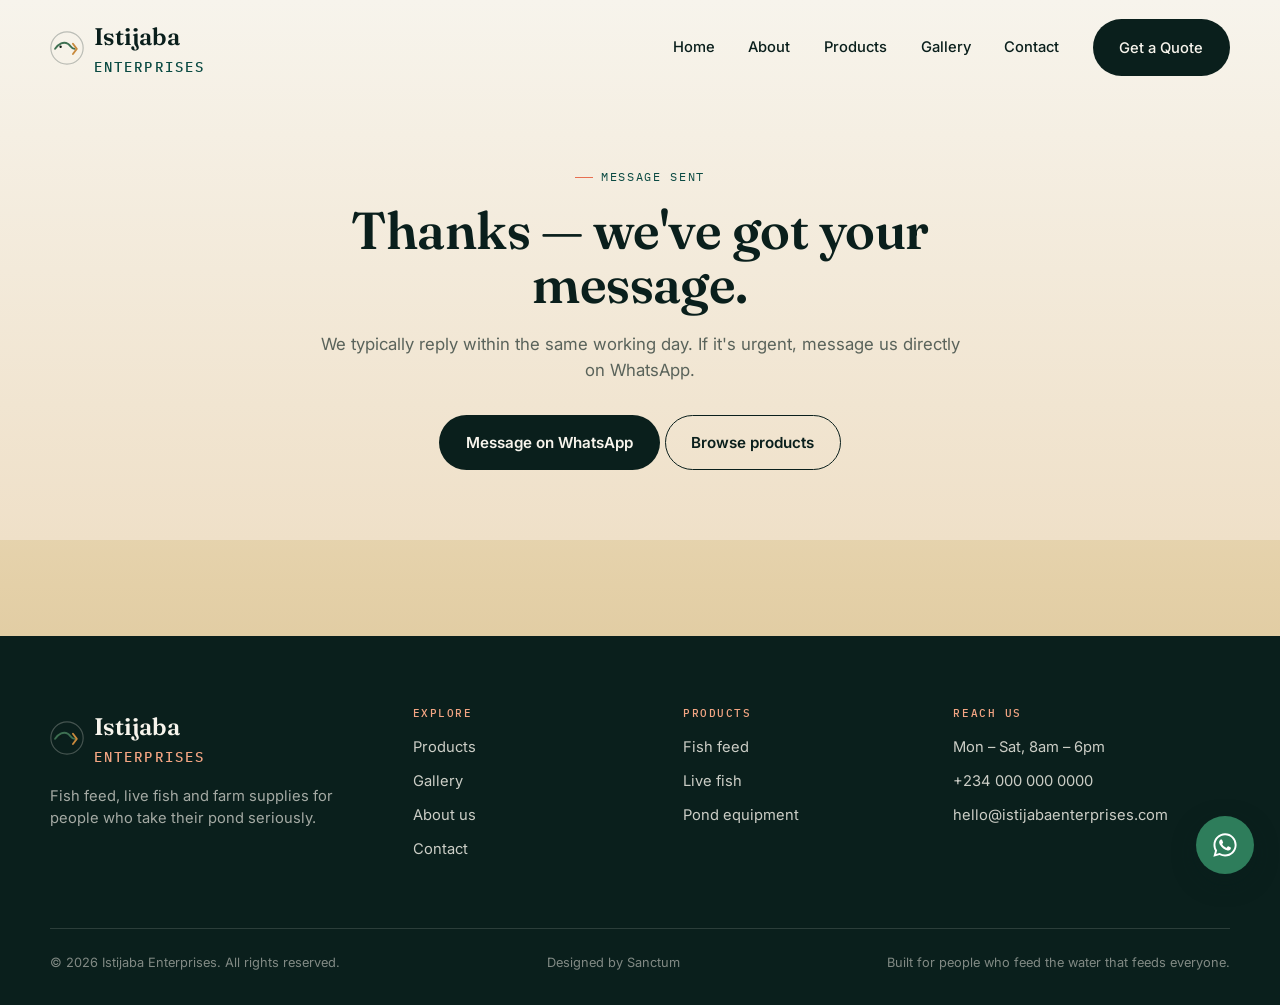
<file: thank-you.html>
<!DOCTYPE html>
<html lang="en">
<head>
<meta charset="UTF-8">
<meta name="viewport" content="width=device-width, initial-scale=1.0">
<title>Thank You — Istijaba Enterprises</title>
<meta name="robots" content="noindex">
<link rel="preconnect" href="https://fonts.googleapis.com">
<link href="https://fonts.googleapis.com/css2?family=Fraunces:opsz,wght@9..144,500;9..144,600;9..144,700&family=Inter:wght@400;500;600;700&family=IBM+Plex+Mono:wght@400;500&display=swap" rel="stylesheet">
<link rel="stylesheet" href="css/base.css">
<link rel="stylesheet" href="css/layout.css">
<link rel="stylesheet" href="css/inner.css">
</head>
<body data-page="thank-you.html">

<div id="header-placeholder"></div>

<main>
  <section class="page-hero" style="min-height: 60vh; display: flex; align-items: center;">
    <div class="wrap" style="text-align: center;">
      <p class="eyebrow reveal is-visible" style="justify-content: center;">Message sent</p>
      <h1 class="page-hero-title reveal is-visible" style="margin-inline: auto;">Thanks — we've got your message.</h1>
      <p class="page-hero-sub reveal is-visible" style="margin-inline: auto;">
        We typically reply within the same working day. If it's urgent, message us directly on WhatsApp.
      </p>
      <div class="hero-actions reveal is-visible" style="justify-content: center; margin-top: 2rem;">
        <a href="https://wa.me/2340000000000" class="btn btn-primary" target="_blank" rel="noopener">Message on WhatsApp</a>
        <a href="products.html" class="btn btn-outline">Browse products</a>
      </div>
    </div>
  </section>
</main>

<div id="footer-placeholder"></div>

<script src="js/partials.js"></script>
</body>
</html>
</file>
<file: css/base.css>
/* ===========================================================
   ISTIJABA ENTERPRISES — Design tokens
   =========================================================== */
   :root {
    /* Color — deep teal-black + warm ivory + coral accent */
    --ink: #0A1F1C;           /* deep teal-black */
    --cream: #F7F4EC;         /* warm ivory */
    --surface: #EFE9DA;       /* card surface */
    --pond: #12786B;          /* primary accent (teal) */
    --pond-deep: #0A4A42;
    --amber: #E76F51;         /* secondary accent (coral) */
    --amber-light: #F3A583;
    --line: rgba(10, 31, 28, 0.14);
    --ink-soft: rgba(10, 31, 28, 0.66);
  
    /* Type */
    --font-display: 'Fraunces', serif;
    --font-body: 'Inter', sans-serif;
    --font-mono: 'IBM Plex Mono', monospace;
  
    /* Scale */
    --step-0: clamp(1rem, 0.95rem + 0.25vw, 1.125rem);
    --step-1: clamp(1.25rem, 1.15rem + 0.5vw, 1.5rem);
    --step-2: clamp(1.75rem, 1.5rem + 1vw, 2.25rem);
    --step-3: clamp(2.25rem, 1.9rem + 1.75vw, 3.25rem);
    --step-4: clamp(3rem, 2.3rem + 3.5vw, 5rem);
  
    --radius: 14px;
    --ease: cubic-bezier(0.22, 1, 0.36, 1);
  }
  
  * { box-sizing: border-box; }
  html { scroll-behavior: smooth; }
  /* html, body {
    overflow-x: hidden;
  } */
  @media (prefers-reduced-motion: reduce) {
    html { scroll-behavior: auto; }
    *, *::before, *::after {
      animation-duration: 0.01ms !important;
      animation-iteration-count: 1 !important;
      transition-duration: 0.01ms !important;
      scroll-behavior: auto !important;
    }
  }
  body {
    margin: 0;
    background: linear-gradient(180deg, #F7F4EC 0%, #EDE0C4 35%, #E4D0A8 65%, #D6BE8E 100%);
    background-attachment: fixed;
    color: var(--ink);
    font-family: var(--font-body);
    font-size: var(--step-0);
    line-height: 1.55;
    -webkit-font-smoothing: antialiased;
  }
  
  img { max-width: 100%; display: block; }
  a { color: inherit; }
  
  h1, h2, h3, h4 {
    font-family: var(--font-display);
    font-weight: 600;
    line-height: 1.05;
    margin: 0;
    letter-spacing: -0.01em;
  }
  
  p { margin: 0; }
  
  .wrap {
    width: min(1180px, 100% - 3rem);
    margin-inline: auto;
  }
  
  :focus-visible {
    outline: 3px solid var(--amber);
    outline-offset: 3px;
  }
  
  /* Buttons */
  .btn {
    display: inline-flex;
    align-items: center;
    gap: 0.5rem;
    font-family: var(--font-body);
    font-weight: 600;
    font-size: 0.95rem;
    padding: 0.9rem 1.6rem;
    border-radius: 999px;
    border: 1.5px solid transparent;
    cursor: pointer;
    text-decoration: none;
    transition: transform 0.35s var(--ease), background 0.3s ease, color 0.3s ease, box-shadow 0.3s ease, border-color 0.3s ease;
    white-space: nowrap;
  }
  .btn-primary {
    background: var(--ink);
    color: var(--cream);
    width: max-content;
    justify-content: center;
  }

  .btn-primary:hover {
    transform: translateY(-2px);
    box-shadow: 0 10px 24px rgba(10,31,28,0.3);
  }
  .btn-outline {
    background: transparent;
    border-color: var(--ink);
    color: var(--ink);
  }
  .btn-outline:hover {
    background: var(--ink);
    color: var(--cream);
    transform: translateY(-2px);
  }
  .btn-amber {
    background: var(--amber);
    color: var(--cream);
  }
  .btn-amber:hover {
    transform: translateY(-2px);
    box-shadow: 0 10px 24px rgba(231,111,81,0.4);
  }

  /* glass button — for use over dark/photo-style backgrounds like the hero */
  .btn-glass {
    background: rgba(247,244,236,0.12);
    backdrop-filter: blur(10px);
    border-color: rgba(247,244,236,0.4);
    color: var(--cream);
  }
  .btn-glass:hover {
    background: rgba(247,244,236,0.9);
    color: var(--ink);
    transform: translateY(-2px);
  }
  
  /* Eyebrow / label */
  .eyebrow {
    font-family: var(--font-mono);
    font-size: 0.75rem;
    letter-spacing: 0.14em;
    text-transform: uppercase;
    color: var(--pond-deep);
    display: inline-flex;
    align-items: center;
    gap: 0.5rem;
  }
  .eyebrow::before {
    content: '';
    width: 18px;
    height: 1.5px;
    background: var(--amber);
    display: inline-block;
  }
  /* light variant for use over dark/photo backgrounds */
  .eyebrow-light {
    color: var(--cream);
  }
  
  /* Section rhythm */
  section { padding: clamp(3.5rem, 6vw, 7rem) 0; }
  
  /* Reveal-on-scroll */
  .reveal {
    opacity: 0;
    transform: translateY(28px);
    transition: opacity 0.8s var(--ease), transform 0.8s var(--ease);
  }
  .reveal.is-visible {
    opacity: 1;
    transform: translateY(0);
  }
  .reveal-stagger > * {
    opacity: 0;
    transform: translateY(24px);
    transition: opacity 0.7s var(--ease), transform 0.7s var(--ease);
  }
  .reveal-stagger.is-visible > * { opacity: 1; transform: translateY(0); }
  .reveal-stagger.is-visible > *:nth-child(1) { transition-delay: 0.05s; }
  .reveal-stagger.is-visible > *:nth-child(2) { transition-delay: 0.15s; }
  .reveal-stagger.is-visible > *:nth-child(3) { transition-delay: 0.25s; }
  .reveal-stagger.is-visible > *:nth-child(4) { transition-delay: 0.35s; }
  .reveal-stagger.is-visible > *:nth-child(5) { transition-delay: 0.45s; }
  .reveal-stagger.is-visible > *:nth-child(6) { transition-delay: 0.55s; }
</file>
<file: css/layout.css>
/* ===========================================================
   HEADER
   =========================================================== */
   
   body[data-page="index.html"] .site-header:not(.scrolled) .brand,
body[data-page="index.html"] .site-header:not(.scrolled) .main-nav a {
  color: var(--cream);
}
body[data-page="index.html"] .site-header:not(.scrolled) .brand-name .sub {
  color: var(--amber-light);
}
body[data-page="index.html"] .site-header:not(.scrolled) .nav-toggle span {
  background: var(--cream);
}
   
   
   .site-header {
    position: fixed;
    top: 0; left: 0; right: 0;
    z-index: 100;
    padding: 1.1rem 0;
    transition: background 0.4s ease, box-shadow 0.4s ease, padding 0.4s ease;
  }
  .site-header.scrolled {
    background: rgba(247, 244, 236, 0.88);
    backdrop-filter: blur(10px);
    box-shadow: 0 1px 0 var(--line), 0 8px 24px rgba(10,31,28,0.06);
    padding: 0.75rem 0;
  }
  .header-inner {
    display: flex;
    align-items: center;
    justify-content: space-between;
    gap: 1rem;
  }
  .brand {
    display: flex;
    align-items: center;
    gap: 0.6rem;
    text-decoration: none;
    font-family: var(--font-display);
    font-weight: 600;
    font-size: 1.25rem;
    color: var(--ink);
  }
  .brand-mark {
    width: 34px;
    height: 34px;
    flex-shrink: 0;
    transition: transform 0.4s var(--ease);
  }
  .brand:hover .brand-mark {
    transform: rotate(-8deg) scale(1.06);
  }
  .brand-name { letter-spacing: -0.01em; 
  font-size: 1.5rem;
  }
  .brand-name .sub {
    display: block;
    font-family: var(--font-mono);
    font-size: 0.9rem;
    letter-spacing: 0.15em;
    text-transform: uppercase;
    color: var(--pond-deep);
    font-weight: 500;
    margin-top: 1px;
  }
  
  .main-nav { display: flex; align-items: center; gap: 2.1rem; }
  .main-nav a {
    text-decoration: none;
    font-size: 0.92rem;
    font-weight: 500;
    color: var(--ink);
    position: relative;
    padding: 4px 0;
    transition: color 0.3s ease;
  }
  .main-nav a::after {
    content: '';
    position: absolute;
    left: 0; bottom: 0;
    width: 0; height: 2px;
    background: var(--amber);
    transition: width 0.35s var(--ease);
  }
  .main-nav a:hover::after,
  .main-nav a[aria-current="page"]::after { width: 100%; }
  .main-nav a[aria-current="page"] { color: var(--pond-deep); }
  
  .nav-toggle {
    display: none;
    background: none;
    border: none;
    cursor: pointer;
    padding: 8px;
    width: 42px; height: 42px;
    flex-direction: column;
    justify-content: center;
    gap: 5px;
    border-radius: 50%;
    transition: background 0.3s ease;
  }
  .nav-toggle:hover {
    background: rgba(10,31,28,0.06);
  }
  .nav-toggle span {
    display: block;
    width: 100%;
    height: 2px;
    background: var(--amber);
    transition: transform 0.35s var(--ease), opacity 0.3s ease;
  }
  
  .nav-toggle.open span:nth-child(1) { transform: translateY(7px) rotate(45deg); }
  .nav-toggle.open span:nth-child(2) { opacity: 0; }
  .nav-toggle.open span:nth-child(3) { transform: translateY(-7px) rotate(-45deg); }
  
  @media (max-width: 860px) {
    .nav-toggle { display: flex; }
    .main-nav {
      position: fixed;
      top: 0; right: 0;
      height: 100vh;
      width: min(320px, 78vw);
      background: var(--ink);
      flex-direction: column;
      align-items: flex-start;
      justify-content: center;
      gap: 1.6rem;
      padding: 2rem 2.4rem;
      transform: translateX(100%);
      transition: transform 0.45s var(--ease);
      box-shadow: -20px 0 60px rgba(10,31,28,0.25);
    }
    .main-nav.open { transform: translateX(0); }
    .main-nav a { color: var(--cream); font-size: 1.15rem; }
    .main-nav .btn-primary { background: var(--amber); color: var(--cream); margin-top: 0.5rem; }
  }
  .main-nav button a{
    color: var(--cream);
  }
  /* ===========================================================
     FOOTER
     =========================================================== */
  .site-footer {
    background: var(--ink);
    color: var(--cream);
    padding: 4.5rem 0 2rem;
    margin-top: 6rem;
  }
  .footer-grid {
    display: grid;
    grid-template-columns: 1.4fr 1fr 1fr 1.2fr;
    gap: 2.5rem;
  }
  .footer-brand .brand { color: var(--cream); }
  .footer-brand .sub { color: var(--amber-light); }
  .footer-tagline {
    margin-top: 1rem;
    color: rgba(247,244,236,0.65);
    max-width: 32ch;
    font-size: 0.92rem;
  }
  .footer-col h4 {
    font-family: var(--font-mono);
    font-size: 0.7rem;
    letter-spacing: 0.14em;
    text-transform: uppercase;
    color: var(--amber-light);
    margin-bottom: 1rem;
    font-weight: 500;
  }
  .footer-col a, .footer-col p {
    display: block;
    color: rgba(247,244,236,0.82);
    text-decoration: none;
    font-size: 0.92rem;
    margin-bottom: 0.7rem;
    transition: color 0.25s ease, transform 0.25s ease;
  }
  .footer-col a:hover { color: var(--amber-light); transform: translateX(3px); }
  .footer-bottom {
    margin-top: 3.5rem;
    padding-top: 1.5rem;
    border-top: 1px solid rgba(247,244,236,0.14);
    display: flex;
    justify-content: space-between;
    flex-wrap: wrap;
    gap: 1rem;
    font-size: 0.8rem;
    color: rgba(247,244,236,0.5);
  }
  .footer-bottom a{
    text-decoration: none;
    transition: color 0.25s ease;
  }
  .footer-bottom a:hover {
    color: var(--amber-light);
  }
  @media (max-width: 760px) {
    .footer-grid { grid-template-columns: 1fr 1fr; }
  }
  @media (max-width: 500px) {
    .footer-grid { grid-template-columns: 1fr; }
  }
  
  /* WhatsApp floating button */
  .wa-float {
    position: fixed;
    bottom: 1.6rem;
    right: 1.6rem;
    z-index: 90;
    width: 58px; height: 58px;
    border-radius: 50%;
    background: #2E7D5B;
    display: flex;
    align-items: center;
    justify-content: center;
    box-shadow: 0 8px 24px rgba(10,31,28,0.35);
    color: #fff;
    text-decoration: none;
    animation: floatPulse 3s ease-in-out infinite;
  }
  .wa-float:hover {
    animation-play-state: paused;
    transform: scale(1.1);
  }
  .wa-float svg { width: 28px; height: 28px; }
  @keyframes floatPulse {
    0%, 100% { transform: scale(1); }
    50% { transform: scale(1.06); }
  }
</file>
<file: css/home.css>
/* ============ HERO ============ */
.hero {
  position: relative;
  min-height: 100svh;
  display: flex;
  align-items: center;
  overflow: hidden;
  background: linear-gradient(180deg, #F7F4EC 0%, #EFE0C8 100%);
}
/* NEW: photo layer — paste a real image URL here later */
.hero-bg {
  position: absolute;
  inset: 0;
  background-image: url('../img/ponda.jpg');
   /* e.g. url('../images/hero-farm.jpg') */
  background-size: cover;
  background-position: center;
  animation: heroZoom 18s ease-in-out infinite alternate;
}
@keyframes heroZoom {
  0% { transform: scale(1); }
  100% { transform: scale(1.06); }
}
/* NEW: dark gradient overlay so text stays readable over a photo */
.hero-overlay {
  position: absolute;
  inset: 0;
  background: linear-gradient(180deg, rgba(10,31,28,0.25) 0%, rgba(10,31,28,0.55) 100%);
  z-index: 1;
}
@media (prefers-reduced-motion: reduce) {
  .hero-bg { animation: none; }
}
.hero-canvas {
  position: absolute;
  inset: 0;
  width: 100%;
  height: 100%;
  z-index: 1;
}
.hero-inner {
  position: relative;
  z-index: 2;
  padding-top: 4rem;
  max-width: 780px;
}
.hero-title {
  font-size: var(--step-4);
  margin-top: 1.2rem;
  color: var(--cream);
}
.ink-highlight {
  color: var(--amber-light);
  position: relative;
  display: flex;
  flex-wrap: wrap;
}
.hero-sub {
  margin-top: 1.6rem;
  font-size: 1.15rem;
  color: rgba(247,244,236,0.82);
  max-width: 52ch;
}
.hero-actions {
  margin-top: 2.3rem;
  display: flex;
  gap: 1rem;
  flex-wrap: wrap;
  margin-bottom: 90px;
}
.hero-scroll-cue {
  position: absolute;
  bottom: 2rem;
  left: 50%;
  transform: translateX(-50%);
  z-index: 2;
  display: flex;
  flex-direction: column;
  align-items: center;
  gap: 0.5rem;
  color: rgba(247,244,236,0.75);
  
}
.hero-scroll-cue span {
  width: 1px;
  height: 34px;
  background: linear-gradient(var(--amber), transparent);
  animation: scrollDrop 1.8s ease-in-out infinite;

}
.hero-scroll-cue p {
  font-family: var(--font-mono);
  font-size: 0.68rem;
  letter-spacing: 0.14em;
  text-transform: uppercase;
}
@keyframes scrollDrop {
  0% { transform: scaleY(0); transform-origin: top; opacity: 0; }
  40% { transform: scaleY(1); transform-origin: top; opacity: 1; }
  60% { transform: scaleY(1); transform-origin: bottom; opacity: 1; }
  100% { transform: scaleY(0); transform-origin: bottom; opacity: 0; }
}
@media (prefers-reduced-motion: reduce) {
  .hero-scroll-cue span { animation: none; height: 34px; }
}

/* ============ NEW: MARQUEE STRIP ============ */
.marquee-strip {
  background: var(--pond-deep);
  overflow: hidden;
  padding: 0.9rem 0;
  white-space: nowrap;
}
.marquee-track {
  display: inline-flex;
  align-items: center;
  gap: 0.7rem;
  animation: marqueeScroll 28s linear infinite;
  font-family: var(--font-mono);
  font-size: 0.82rem;
  letter-spacing: 0.06em;
  text-transform: uppercase;
  color: var(--cream);
}
.marquee-track .dot {
  color: var(--amber-light);
  margin: 0 0.4rem;
}
@keyframes marqueeScroll {
  0% { transform: translateX(0); }
  100% { transform: translateX(-50%); }
}
@media (prefers-reduced-motion: reduce) {
  .marquee-track { animation: none; }
}

/* ============ TRUST STRIP ============ */
.trust-strip {
  background: var(--ink);
  padding: 2.6rem 0;
}
.trust-grid {
  display: grid;
  grid-template-columns: repeat(4, 1fr);
  gap: 1.5rem;
  text-align: center;
}
.trust-item { display: flex; flex-direction: column; gap: 0.4rem; }
.trust-num {
  font-family: var(--font-display);
  font-size: clamp(1.5rem, 1.2rem + 1vw, 2.2rem);
  color: var(--amber-light);
  font-weight: 600;
}
.trust-label {
  font-size: 0.82rem;
  color: rgba(247,244,236,0.7);
}
@media (max-width: 760px) {
  .trust-grid { grid-template-columns: repeat(2, 1fr); }
}

/* ============ SUPPLY CARDS ============ */
.section-head { max-width: 640px; margin-bottom: 3rem; }
.section-head h2 { font-size: var(--step-3); margin-top: 0.8rem; }

.supply-grid {
  display: grid;
  grid-template-columns: repeat(3, 1fr);
  gap: 1.5rem;
}
.supply-card {
  background: var(--surface);
  border: 1px solid var(--line);
  border-radius: var(--radius);
  padding: 2.2rem 1.8rem;
  text-decoration: none;
  color: var(--ink);
  display: flex;
  flex-direction: column;
  gap: 0.9rem;
  transition: transform 0.4s var(--ease), box-shadow 0.4s var(--ease), border-color 0.4s ease;
  position: relative;
  overflow: hidden;
}
/* NEW: glow layer behind supply cards, referenced in index.html */
.supply-card-glow {
  position: absolute;
  inset: 0;
  background: radial-gradient(circle at 85% 15%, rgba(231,111,81,0.16), transparent 55%);
  opacity: 0;
  transition: opacity 0.4s ease;
  pointer-events: none;
}
.supply-card:hover {
  transform: translateY(-6px);
  box-shadow: 0 18px 40px rgba(10,31,28,0.14);
  border-color: var(--pond);
}
.supply-card:hover .supply-card-glow { opacity: 1; }
.supply-icon { width: 48px; height: 48px; }
.supply-icon svg { width: 100%; height: 100%; }
.supply-card h3 { font-size: 1.3rem; }
.supply-card p { color: var(--ink-soft); font-size: 0.94rem; }
.supply-link {
  margin-top: auto;
  font-family: var(--font-mono);
  font-size: 0.78rem;
  color: var(--pond-deep);
  font-weight: 500;
  transition: gap 0.3s ease;
}

@media (max-width: 860px) {
  .supply-grid { grid-template-columns: 1fr; }
}

/* ============ WHY SECTION ============ */
.why-section { background: var(--surface); }
.why-grid {
  display: grid;
  grid-template-columns: 1.1fr 0.9fr;
  gap: 4rem;
  align-items: center;
}
.why-copy h2 { font-size: var(--step-3); margin-top: 0.8rem; }
.why-lead { margin-top: 1.3rem; color: var(--ink-soft); max-width: 54ch; }
.why-list {
  margin: 1.8rem 0 2.2rem;
  padding: 0;
  list-style: none;
  display: flex;
  flex-direction: column;
  gap: 1rem;
}
.why-list li {
  padding-left: 1.6rem;
  position: relative;
  font-size: 0.95rem;
  color: var(--ink-soft);
}
.why-list li::before {
  content: '';
  position: absolute;
  left: 0; top: 0.5em;
  width: 8px; height: 8px;
  border-radius: 50%;
  background: var(--amber);
}
.why-list strong { color: var(--ink); }

.why-visual { display: flex; justify-content: center; }
.tag-card {
  background: var(--cream);
  border: 1.5px dashed var(--pond);
  border-radius: 10px;
  padding: 1.8rem;
  width: min(340px, 100%);
  position: relative;
  font-family: var(--font-mono);
  transform: rotate(-2deg);
  transition: transform 0.5s var(--ease);
  box-shadow: 0 20px 40px rgba(10,31,28,0.1);
}
.why-visual:hover .tag-card { transform: rotate(0deg); }
.tag-label {
  display: block;
  font-size: 0.68rem;
  letter-spacing: 0.1em;
  text-transform: uppercase;
  color: var(--pond-deep);
  margin-bottom: 1.1rem;
}
.tag-row {
  display: flex;
  justify-content: space-between;
  gap: 1rem;
  font-size: 0.82rem;
  padding: 0.6rem 0;
  border-bottom: 1px dotted var(--line);
}
.tag-row span:last-child { color: var(--ink-soft); }
.tag-stamp {
  position: absolute;
  top: 1.5rem; right: -0.5rem;
  background: var(--amber);
  color: var(--cream);
  font-size: 0.65rem;
  font-weight: 700;
  letter-spacing: 0.08em;
  padding: 0.3rem 0.7rem;
  border-radius: 4px;
  transform: rotate(6deg);
}

@media (max-width: 900px) {
  .why-grid { grid-template-columns: 1fr; gap: 2.5rem; }
}

/* ============ CTA BAND ============ */
.cta-band {
  position: relative;
  background: var(--pond-deep);
  color: var(--cream);
  border-radius: 24px;
  width: min(1180px, 100% - 3rem);
  margin: 0 auto clamp(3.5rem, 6vw, 7rem);
  padding: clamp(2.5rem, 5vw, 4.5rem);
  overflow: hidden;
}
/* NEW: subtle decorative glow, referenced in index.html */
.cta-band-bg {
  position: absolute;
  inset: 0;
  background: radial-gradient(circle at 15% 20%, rgba(231,111,81,0.25), transparent 50%),
              radial-gradient(circle at 85% 80%, rgba(247,244,236,0.08), transparent 50%);
  pointer-events: none;
}
.cta-inner { position: relative; text-align: center; max-width: 620px; margin-inline: auto; 
}
.cta-inner h2 { font-size: var(--step-3); color: var(--cream); }
.cta-inner p { margin-top: 1rem; color: rgba(247,244,236,0.78); }
.cta-actions {
  margin-top: 2rem;
  display: flex;
  gap: 1rem;
  justify-content: center;
  flex-wrap: wrap;
}
.cta-outline { border-color: rgba(247,244,236,0.5); color: var(--cream); }
.cta-outline:hover { background: var(--cream); color: var(--ink); }
</file>
<file: css/inner.css>
/* ============ PAGE HERO (non-home pages) ============ */
.page-hero {
  padding-top: 9rem;
  padding-bottom: 3.5rem;
  background: linear-gradient(180deg, #F7F4EC 0%, #EFE0C8 100%);
}
.page-hero-title {
  font-size: var(--step-3);
  margin-top: 1rem;
  max-width: 780px;
}
.page-hero-sub {
  margin-top: 1.2rem;
  font-size: 1.05rem;
  color: var(--ink-soft);
  max-width: 60ch;
}

/* ============ STORY (About) ============ */
.story-grid {
  display: grid;
  grid-template-columns: 1.3fr 0.9fr;
  gap: 3.5rem;
  align-items: start;
}
.story-copy h2 { font-size: var(--step-2); }
.story-copy p { margin-top: 1.1rem; color: var(--ink-soft); max-width: 60ch; }
.story-copy p + p { margin-top: 1rem; }

.story-stats {
  background: var(--surface);
  border-radius: var(--radius);
  padding: 2rem;
  display: flex;
  flex-direction: column;
  gap: 1.6rem;
}
.stat-block { display: flex; flex-direction: column; gap: 0.2rem; border-bottom: 1px solid var(--line); padding-bottom: 1.4rem; }
.stat-block:last-child { border-bottom: none; padding-bottom: 0; }
.stat-num {
  font-family: var(--font-display);
  font-size: 2rem;
  color: var(--pond-deep);
  font-weight: 600;
}
.stat-label { font-size: 0.85rem; color: var(--ink-soft); }

@media (max-width: 860px) {
  .story-grid { grid-template-columns: 1fr; }
}

/* ============ VALUES (About) ============ */
.values-section { background: var(--surface); }
.values-grid {
  display: grid;
  grid-template-columns: repeat(3, 1fr);
  gap: 1.5rem;
}
.value-card {
  background: var(--cream);
  border-radius: var(--radius);
  padding: 2.2rem 1.8rem;
  transition: transform 0.4s var(--ease), box-shadow 0.4s var(--ease);
}
.value-card:hover { transform: translateY(-5px); box-shadow: 0 16px 34px rgba(10,31,28,0.12); }
.value-index {
  font-family: var(--font-mono);
  font-size: 0.72rem;
  letter-spacing: 0.12em;
  text-transform: uppercase;
  color: var(--amber);
  font-weight: 600;
}
.value-card h3 { margin-top: 0.7rem; font-size: 1.25rem; }
.value-card p { margin-top: 0.7rem; color: var(--ink-soft); font-size: 0.92rem; }

@media (max-width: 860px) {
  .values-grid { grid-template-columns: 1fr; }
}

/* ============ CTA band wrapper reuse (non-home pages need the box) ============ */
.cta-band-wrap { padding-top: 0; }

/* ============ PRODUCTS PAGE ============ */
.filter-bar {
  position: sticky;
  top: 74px;
  z-index: 40;
  background: rgba(247,244,236,0.92);
  backdrop-filter: blur(8px);
  border-bottom: 1px solid var(--line);
  padding: 1rem 0;
}
.filter-list {
  display: flex;
  gap: 0.7rem;
  flex-wrap: wrap;
}
.filter-chip {
  font-family: var(--font-mono);
  font-size: 0.78rem;
  padding: 0.5rem 1.1rem;
  border-radius: 999px;
  border: 1.5px solid var(--line);
  background: transparent;
  color: var(--ink-soft);
  cursor: pointer;
  transition: all 0.3s ease;
  text-decoration: none;
  display: inline-block;
}
.filter-chip:hover, .filter-chip.active {
  background: var(--ink);
  color: var(--cream);
  border-color: var(--ink);
}

.category-block { scroll-margin-top: 140px; }
.category-heading {
  display: flex;
  align-items: baseline;
  gap: 1rem;
  margin-bottom: 2rem;
}
.category-heading h2 { font-size: var(--step-2); }
.category-heading span {
  font-family: var(--font-mono);
  font-size: 0.78rem;
  color: var(--ink-soft);
}

.product-grid {
  display: grid;
  grid-template-columns: repeat(3, 1fr);
  gap: 1.4rem;
}
.product-card {
  background: var(--surface);
  border-radius: var(--radius);
  overflow: hidden;
  border: 1px solid var(--line);
  transition: transform 0.4s var(--ease), box-shadow 0.4s var(--ease);
  display: flex;
  flex-direction: column;
}
.product-card:hover { transform: translateY(-5px); box-shadow: 0 16px 34px rgba(10,31,28,0.12); }
.product-media {
  aspect-ratio: 4/3;
  background: linear-gradient(135deg, var(--pond) 0%, var(--pond-deep) 100%);
  position: relative;
  display: flex;
  align-items: center;
  justify-content: center;
  overflow: hidden;
}
.product-media svg { width: 40%; height: 40%; opacity: 0.9; }
.product-tag {
  position: absolute;
  top: 0.8rem; left: 0.8rem;
  background: var(--amber);
  color: var(--cream);
  font-family: var(--font-mono);
  font-size: 0.65rem;
  font-weight: 700;
  padding: 0.3rem 0.6rem;
  border-radius: 4px;
  letter-spacing: 0.05em;
  text-transform: uppercase;
}
.product-body { padding: 1.4rem; display: flex; flex-direction: column; gap: 0.5rem; flex: 1; }
.product-body h3 { font-size: 1.1rem; }
.product-body p { color: var(--ink-soft); font-size: 0.88rem; flex: 1; }
.product-footer {
  display: flex;
  justify-content: space-between;
  align-items: center;
  margin-top: 0.6rem;
  padding-top: 0.9rem;
  border-top: 1px dotted var(--line);
}
.product-price {
  font-family: var(--font-mono);
  font-size: 0.85rem;
  color: var(--pond-deep);
  font-weight: 600;
}
.product-cta {
  font-family: var(--font-mono);
  font-size: 0.75rem;
  color: var(--ink);
  text-decoration: none;
  border-bottom: 1px solid var(--amber);
  padding-bottom: 1px;
}

@media (max-width: 900px) {
  .product-grid { grid-template-columns: repeat(2, 1fr); }
}
@media (max-width: 580px) {
  .product-grid { grid-template-columns: 1fr; }
}

/* ============ GALLERY PAGE ============ */
.gallery-grid {
  display: grid;
  grid-template-columns: repeat(4, 1fr);
  grid-auto-rows: 220px;
  gap: 1rem;
}
.gallery-item {
  border-radius: 10px;
  overflow: hidden;
  position: relative;
  background: linear-gradient(135deg, var(--pond) 0%, var(--pond-deep) 100%);
  display: flex;
  align-items: flex-end;
  cursor: pointer;
}
.gallery-item.tall { grid-row: span 2; }
.gallery-item.wide { grid-column: span 2; }
.gallery-item img { position: absolute; opacity: 0.99; height: 100%; width: 100%; object-fit: cover; }
.gallery-caption {
  position: relative;
  z-index: 2;
  padding: 1rem;
  color: var(--cream);
  font-family: var(--font-mono);
  font-size: 0.95rem;
  background: linear-gradient(0deg, rgba(10,31,28,0.8), transparent);
  width: 100%;
  opacity: 0;
  transform: translateY(8px);
  transition: opacity 0.35s ease, transform 0.35s ease;
}
.gallery-item:hover .gallery-caption { opacity: 1; transform: translateY(0); }
.gallery-item:hover { transform: scale(1.015); }
.gallery-item { transition: transform 0.4s var(--ease); }

@media (max-width: 900px) {
  .gallery-grid { grid-template-columns: repeat(2, 1fr); }
  .gallery-item.wide { grid-column: span 2; }
}
@media (max-width: 560px) {
  .gallery-grid { grid-template-columns: 1fr; }
  .gallery-item.wide, .gallery-item.tall { grid-column: span 1; grid-row: span 1; }
}

/* ============ CONTACT PAGE ============ */
.contact-grid {
  display: grid;
  grid-template-columns: 1fr 1fr;
  gap: 3rem;
  align-items: start;
}
.contact-info-card {
  background: var(--ink);
  color: var(--cream);
  border-radius: var(--radius);
  padding: 2.4rem;
}
.contact-info-card h3 { color: var(--cream); font-size: 1.3rem; }
.contact-info-card p { color: rgba(247,244,236,0.7); margin-top: 0.6rem; font-size: 0.92rem; }
.contact-method {
  display: flex;
  align-items: center;
  gap: 0.9rem;
  margin-top: 1.6rem;
  padding-top: 1.6rem;
  border-top: 1px solid rgba(247,244,236,0.14);
}
.contact-method:first-of-type { border-top: none; padding-top: 1.8rem; }
.contact-method-icon {
  width: 40px; height: 40px;
  border-radius: 50%;
  background: rgba(231,111,81,0.18);
  display: flex; align-items: center; justify-content: center;
  flex-shrink: 0;
}
.contact-method-icon svg { width: 18px; height: 18px; color: var(--amber-light); }
.contact-method a, .contact-method span { color: var(--cream); text-decoration: none; font-size: 0.94rem; }
.contact-method .label { display: block; font-family: var(--font-mono); font-size: 0.68rem; color: rgba(247,244,236,0.5); text-transform: uppercase; letter-spacing: 0.08em; margin-bottom: 2px; }
.contact-method a,
.contact-method span {
  overflow-wrap: break-word;
  word-break: break-word;
}
.map-embed {
  margin-top: 1.8rem;
  border-radius: 10px;
  overflow: hidden;
  border: 1px solid rgba(247,244,236,0.14);
}
.map-embed iframe { width: 100%; height: 200px; border: 0; display: block; filter: grayscale(0.3); }

.contact-form {
  background: var(--surface);
  border-radius: var(--radius);
  padding: 2.4rem;
}
.form-row { margin-bottom: 1.3rem; display: flex; flex-direction: column; gap: 0.5rem; }
.form-row label {
  font-family: var(--font-mono);
  font-size: 0.72rem;
  text-transform: uppercase;
  letter-spacing: 0.08em;
  color: var(--pond-deep);
}
.form-row input, .form-row textarea, .form-row select {
  font-family: var(--font-body);
  font-size: 0.95rem;
  padding: 0.85rem 1rem;
  border-radius: 8px;
  border: 1.5px solid var(--line);
  background: var(--cream);
  color: var(--ink);
  transition: border-color 0.3s ease, box-shadow 0.3s ease;
  width: 100%;
}
.form-row input:focus, .form-row textarea:focus, .form-row select:focus {
  outline: none;
  border-color: var(--pond);
  box-shadow: 0 0 0 3px rgba(18,120,107,0.15);
}
.form-row textarea { resize: vertical; min-height: 120px; }
.form-two-col { display: grid; grid-template-columns: 1fr 1fr; gap: 1.3rem; }
.form-submit-row { display: flex; align-items: center; gap: 1rem; margin-top: 0.5rem; flex-wrap: wrap; }
.form-note { font-size: 0.8rem; color: var(--ink-soft); }
.form-status {
  font-size: 0.85rem;
  font-family: var(--font-mono);
  padding: 0.7rem 1rem;
  border-radius: 8px;
  display: none;
}
.form-status.show { display: block; }
.form-status.success { background: rgba(18,120,107,0.14); color: var(--pond-deep); }
.form-status.error { background: rgba(200,80,60,0.12); color: #8a3524; }

@media (max-width: 900px) {
  .contact-grid { grid-template-columns: 1fr; }
}
@media (max-width: 560px) {
  .form-two-col { grid-template-columns: 1fr; }
}

/* ============ FAQ (Contact page) ============ */
.faq-item {
  border-bottom: 1px solid var(--line);
}
.faq-question {
  width: 100%;
  text-align: left;
  background: none;
  border: none;
  padding: 1.4rem 0;
  font-family: var(--font-body);
  font-weight: 600;
  font-size: 1rem;
  color: var(--ink);
  cursor: pointer;
  display: flex;
  justify-content: space-between;
  align-items: center;
  gap: 1rem;
}
.faq-icon {
  width: 22px; height: 22px;
  flex-shrink: 0;
  position: relative;
  text-decoration: dotted;
}
.faq-icon::before, .faq-icon::after {
  content: '';
  position: absolute;
  background: var(--amber);
  top: 50%; left: 50%;
  transform: translate(-50%, -50%);
}
.faq-icon::before { width: 14px; height: 2px; }
.faq-icon::after { width: 2px; height: 14px; transition: transform 0.35s var(--ease); }
.faq-item.open .faq-icon::after { transform: translate(-50%, -50%) rotate(90deg) scaleY(0); }
.faq-answer {
  max-height: 0;
  overflow: hidden;
  transition: max-height 0.4s var(--ease);
}
.faq-answer p { padding-bottom: 1.4rem; color: var(--ink-soft); font-size: 0.92rem; max-width: 65ch; }
.faq-item.open .faq-answer { max-height: 220px; }

.h-captcha {
  transform: scale(0.85);
  transform-origin: left top;
  margin-bottom: 0.5rem;
}
@media (max-width: 400px) {
  .h-captcha {
    transform: scale(0.77);
  }
}
</file>
